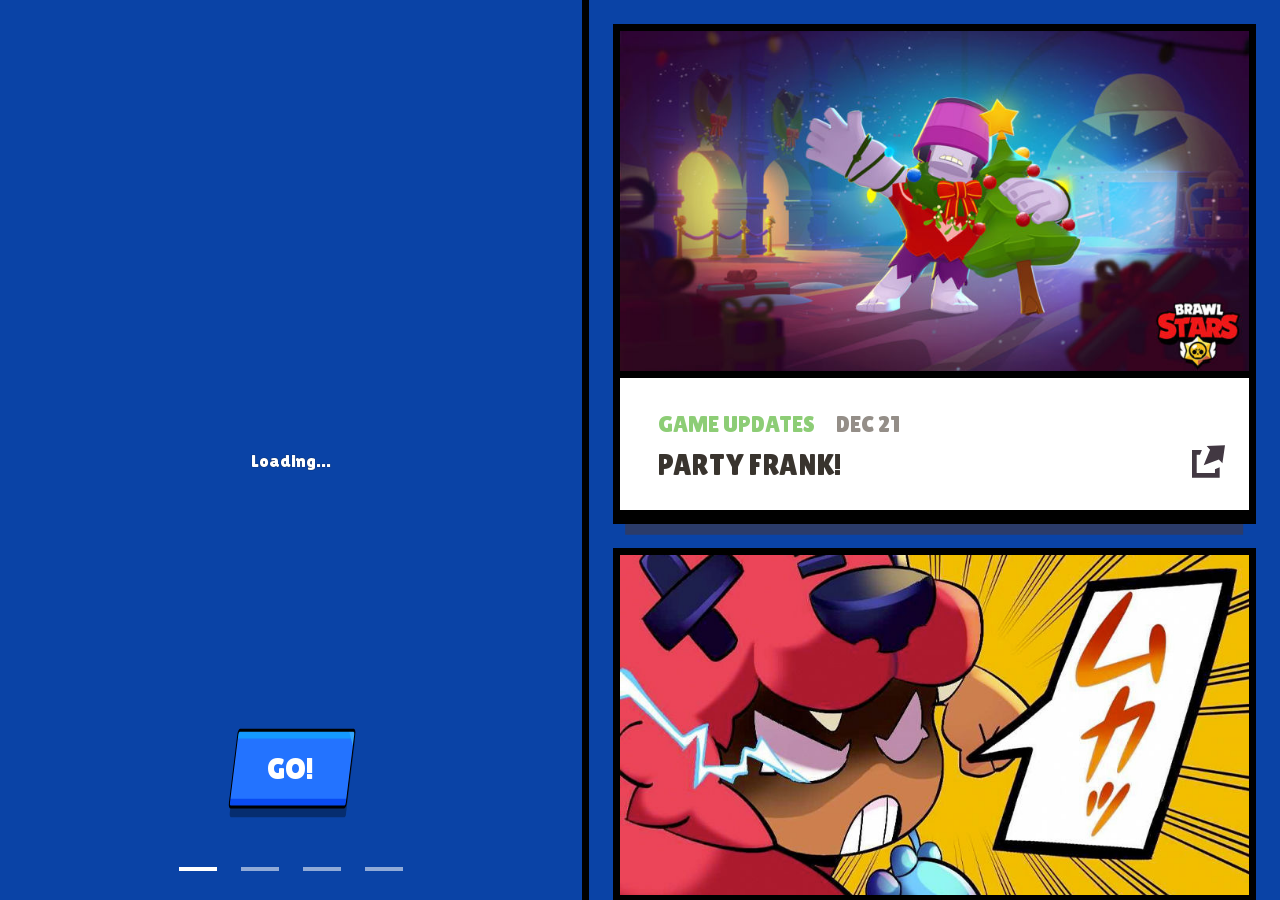
<file: news.html>
<!DOCTYPE html>
<html lang="en" class="quality--hd news-feed">

<head>
    <meta charset="UTF-8">
    <title>Brawl Stars</title>
    <meta http-equiv="X-UA-Compatible" content="IE=edge,chrome=1">
    <meta charset="utf-8">
    <meta name="viewport" content="initial-scale=1, maximum-scale=1, user-scalable=no">

    <script>
        var pingdomRumStatus = "DISABLED";

        if (pingdomRumStatus === "ENABLED" && parseInt(Math.random() * 1000, 10) === 7) {
            var _prum = [['id', ''],
            ['mark', 'firstbyte', (new Date()).getTime()]];
            (function () {
                var s = document.getElementsByTagName('script')[0]
                    , p = document.createElement('script');
                p.async = 'async';
                p.src = '//rum-static.pingdom.net/prum.min.js';
                s.parentNode.insertBefore(p, s);
            })();
        }
    </script>
    <script src="assets/polyfills.js"></script>

    <link rel="stylesheet" type="text/css" href="assets/styles.css">

    <!-- Google Tag Manager -->
    <script>
        dataLayer = [];
    </script>
    <script>(function (w, d, s, l, i) {
            w[l] = w[l] || []; w[l].push({
                'gtm.start':
                    new Date().getTime(), event: 'gtm.js'
            }); var f = d.getElementsByTagName(s)[0],
                j = d.createElement(s), dl = l != 'dataLayer' ? '&l=' + l : ''; j.async = true; j.src =
                    'https://www.googletagmanager.com/gtm.js?id=' + i + dl + '&gtm_auth=eNkLGKQBRtZZOECUKP2o_w&gtm_preview=env-5&gtm_cookies_win=x'; f.parentNode.insertBefore(j, f);
        })(window, document, 'script', 'dataLayer', 'GTM-P2WSS83');</script>
    <!-- End Google Tag Manager -->
</head>

<body>
    <!-- Google Tag Manager (noscript) -->
    <noscript><iframe
            src="https://www.googletagmanager.com/ns.html?id=GTM-P2WSS83&gtm_auth=eNkLGKQBRtZZOECUKP2o_w&gtm_preview=env-5&gtm_cookies_win=x"
            height="0" width="0" style="display:none;visibility:hidden"></iframe></noscript>
    <!-- End Google Tag Manager (noscript) -->
    <!-- yield start -->

    <!--Start Events-->


    <!--Start Events-->

    <script>
        var newsEventDataJSON = {
        };	</script>


    <div class="wrapper js-fit-window">
        <header data-test="">


            <script>


                window._slidesData_ = [
                    {
                        "slideId": 26596,
                        "title": "Edgar",
                        "dynamicTitle": "",
                        "dynamicTitleColor": "#000000",
                        "ctaButtonText": "Go!",
                        "ctaButtonUrl": "brawlstars-inbox://shop",
                        "ctaColor": "blue",
                        "redCtaButtonText": "",
                        "redCtaButtonUrl": "",
                        "redCtaColor": "red",
                        "eventType": "customEvent",
                        "newUntil": "1608768000",
                        "image": {
                            "preview": "./uploaded-images/_10x15_crop_center-center_60/556700568_1608377860.jpg",
                            "mobile": "./uploaded-images/_200x290_crop_center-center_80/556700568_1608377860.jpg",
                            "mobileRetina": "./uploaded-images/_400x581_crop_center-center_80/556700568_1608377860.jpg",
                            "medium": "./uploaded-images/_400x581_crop_center-center_80/556700568_1608377860.jpg",
                            "mediumRetina": "./uploaded-images/_800x1161_crop_center-center_80/556700568_1608377860.jpg"
                        },
                        "targetData": {
                            "arena": [],
                            "clan": [],
                            "country": [],
                            "level": [],
                            "platform": []
                        },
                    },
                    {
                        "slideId": 26423,
                        "title": "Snowman Tick",
                        "dynamicTitle": "",
                        "dynamicTitleColor": "#000000",
                        "ctaButtonText": "Go!",
                        "ctaButtonUrl": "brawlstars-inbox://shop",
                        "ctaColor": "red",
                        "redCtaButtonText": "",
                        "redCtaButtonUrl": "",
                        "redCtaColor": "red",
                        "eventType": "customEvent",
                        "newUntil": "",
                        "image": {
                            "preview": "./uploaded-images/_10x15_crop_center-center_60/975706421_1608277912.jpg",
                            "mobile": "./uploaded-images/_200x290_crop_center-center_80/975706421_1608277912.jpg",
                            "mobileRetina": "./uploaded-images/_400x581_crop_center-center_80/975706421_1608277912.jpg",
                            "medium": "./uploaded-images/_400x581_crop_center-center_80/975706421_1608277912.jpg",
                            "mediumRetina": "./uploaded-images/_800x1161_crop_center-center_80/975706421_1608277912.jpg"
                        },
                        "targetData": {
                            "arena": [],
                            "clan": [],
                            "country": [],
                            "level": [],
                            "platform": []
                        },
                    },
                    {
                        "slideId": 26072,
                        "title": "Brawlidays2020BrawlTalk",
                        "dynamicTitle": "",
                        "dynamicTitleColor": "#000000",
                        "ctaButtonText": "Watch!",
                        "ctaButtonUrl": "brawlstars://extlink?page=https://youtu.be/1Q0SVnv_jwk",
                        "ctaColor": "blue",
                        "redCtaButtonText": "",
                        "redCtaButtonUrl": "",
                        "redCtaColor": "red",
                        "eventType": "customEvent",
                        "newUntil": "1608163200",
                        "image": {
                            "preview": "./uploaded-images/_10x15_crop_center-center_60/305068404_1607765155.jpg",
                            "mobile": "./uploaded-images/_200x290_crop_center-center_80/305068404_1607765155.jpg",
                            "mobileRetina": "./uploaded-images/_400x581_crop_center-center_80/305068404_1607765155.jpg",
                            "medium": "./uploaded-images/_400x581_crop_center-center_80/305068404_1607765155.jpg",
                            "mediumRetina": "./uploaded-images/_800x1161_crop_center-center_80/305068404_1607765155.jpg"
                        },
                        "targetData": {
                            "arena": [],
                            "clan": [],
                            "country": [],
                            "level": [],
                            "platform": []
                        },
                    },
                    {
                        "slideId": 25636,
                        "title": "Follow us",
                        "dynamicTitle": "",
                        "dynamicTitleColor": "#000000",
                        "ctaButtonText": "YouTube",
                        "ctaButtonUrl": "https://youtube.com/brawlstars",
                        "ctaColor": "red",
                        "redCtaButtonText": "TikTok",
                        "redCtaButtonUrl": "https://tiktok.com/@brawlstars",
                        "redCtaColor": "pink",
                        "eventType": "customEvent",
                        "newUntil": "",
                        "image": {
                            "preview": "./uploaded-images/_10x15_crop_center-center_60/1517787681_1606917955.jpg",
                            "mobile": "./uploaded-images/_200x290_crop_center-center_80/1517787681_1606917955.jpg",
                            "mobileRetina": "./uploaded-images/_400x581_crop_center-center_80/1517787681_1606917955.jpg",
                            "medium": "./uploaded-images/_400x581_crop_center-center_80/1517787681_1606917955.jpg",
                            "mediumRetina": "./uploaded-images/_800x1161_crop_center-center_80/1517787681_1606917955.jpg"
                        },
                        "targetData": {
                            "arena": [],
                            "clan": [],
                            "country": [],
                            "level": [],
                            "platform": []
                        },
                    },];
            </script>



            <div class="carousel js-carousel empty" data-event-slides="0">
                <div class="carousel__content">
                </div>
                <div class="carousel__nav">
                    <div class="carousel__nav-controls">
                        <div class="carousel__nav-slide-controls">

                            <div class="slide-controls hidden " data-slide-id="26596">
                                <a class="js-animated-button button__blue" data-ga-id="26596"
                                    data-ga-category="carousel" data-ga-label="Edgar"
                                    data-ga-creative="./uploaded-images/_200x290_crop_center-center_80/556700568_1608377860.jpg"
                                    data-ga-pos="carousel-1" href="brawlstars-inbox://shop">
                                    <span data-force-text-width="">Go!</span>
                                    <svg xmlns="http://www.w3.org/2000/svg" viewBox="0 0 112 31"
                                        preserveAspectRatio="none">
                                        <g id="Page-1" stroke="none" stroke-width="1" fill="none" fill-rule="evenodd">
                                            <g id="Brawl-CTA-(1)" transform="translate(1.000000, 0.000000)">
                                                <path
                                                    d="M110.3,30.6 L3,30.6 C2.2,30.6 1.5,29.9 1.5,29.1 L1.5,5.8 C1.5,5 2.2,4.3 3,4.3 L110.4,4.3 C111.2,4.3 111.9,5 111.9,5.8 L111.9,29.2 C111.8,30 111.1,30.6 110.3,30.6 Z"
                                                    id="Path" fill="#000000" fill-rule="nonzero" opacity="0.33"></path>
                                                <path
                                                    d="M108.9,27.1 L1.5,27.1 C0.7,27.1 0,26.4 0,25.6 L0,2.3 C0,1.5 0.7,0.8 1.5,0.8 L108.9,0.8 C109.7,0.8 110.4,1.5 110.4,2.3 L110.4,25.7 C110.3,26.4 109.7,27.1 108.9,27.1 Z"
                                                    id="Path" fill="#2373FF" fill-rule="nonzero"></path>
                                                <path
                                                    d="M108.8,27.1 L1.5,27.1 C0.7,27.1 0,26.4 0,25.6 L0,24.3 L110.3,24.3 L110.3,25.6 C110.3,26.4 109.7,27.1 108.8,27.1 Z"
                                                    id="Path" fill="#094BF1" fill-rule="nonzero"></path>
                                                <path
                                                    d="M110.3,3.6 L0,3.6 L0,2.2 C0,1.4 0.6,0.8 1.4,0.8 L108.8,0.8 C109.6,0.8 110.2,1.4 110.2,2.2 L110.3,3.6 L110.3,3.6 Z"
                                                    id="Path" fill="#1499FF" fill-rule="nonzero"></path>
                                                <path
                                                    d="M104.4,0.9 L109.1,0.9 C109.9,0.9 110.5,1.7 110.4,2.5 L110.1,6.3 L104.4,0.9 Z"
                                                    id="Path" fill="#33A6FF" fill-rule="nonzero"></path>
                                                <path
                                                    d="M108.9,27.1 L1.5,27.1 C0.7,27.1 0,26.4 0,25.6 L0,2.3 C0,1.5 0.7,0.8 1.5,0.8 L108.9,0.8 C109.7,0.8 110.4,1.5 110.4,2.3 L110.4,25.7 C110.3,26.4 109.7,27.1 108.9,27.1 Z"
                                                    id="Path" stroke="#000000"></path>
                                            </g>
                                        </g>
                                    </svg>
                                </a>
                            </div>
                            <div class="slide-controls hidden " data-slide-id="26423">
                                <a class="js-animated-button button__blue" data-ga-id="26423"
                                    data-ga-category="carousel" data-ga-label="Snowman Tick"
                                    data-ga-creative="./uploaded-images/_200x290_crop_center-center_80/975706421_1608277912.jpg"
                                    data-ga-pos="carousel-2" href="brawlstars-inbox://shop">
                                    <span data-force-text-width="">Go!</span>
                                    <svg xmlns="http://www.w3.org/2000/svg" viewBox="0 0 112 31"
                                        preserveAspectRatio="none">
                                        <g id="Page-1" stroke="none" stroke-width="1" fill="none" fill-rule="evenodd">
                                            <g id="Brawl-CTA-(1)" transform="translate(1.000000, 0.000000)">
                                                <path
                                                    d="M110.3,30.6 L3,30.6 C2.2,30.6 1.5,29.9 1.5,29.1 L1.5,5.8 C1.5,5 2.2,4.3 3,4.3 L110.4,4.3 C111.2,4.3 111.9,5 111.9,5.8 L111.9,29.2 C111.8,30 111.1,30.6 110.3,30.6 Z"
                                                    id="Path" fill="#000000" fill-rule="nonzero" opacity="0.33"></path>
                                                <path
                                                    d="M108.9,27.1 L1.5,27.1 C0.7,27.1 0,26.4 0,25.6 L0,2.3 C0,1.5 0.7,0.8 1.5,0.8 L108.9,0.8 C109.7,0.8 110.4,1.5 110.4,2.3 L110.4,25.7 C110.3,26.4 109.7,27.1 108.9,27.1 Z"
                                                    id="Path" fill="#FF1E00" fill-rule="nonzero"></path>
                                                <path
                                                    d="M108.8,27.1 L1.5,27.1 C0.7,27.1 0,26.4 0,25.6 L0,24.3 L110.3,24.3 L110.3,25.6 C110.3,26.4 109.7,27.1 108.8,27.1 Z"
                                                    id="Path" fill="#9B0000" fill-rule="nonzero"></path>
                                                <path
                                                    d="M110.3,3.6 L0,3.6 L0,2.2 C0,1.4 0.6,0.8 1.4,0.8 L108.8,0.8 C109.6,0.8 110.2,1.4 110.2,2.2 L110.3,3.6 L110.3,3.6 Z"
                                                    id="Path" fill="#ED4545" fill-rule="nonzero"></path>
                                                <path
                                                    d="M104.4,0.9 L109.1,0.9 C109.9,0.9 110.5,1.7 110.4,2.5 L110.1,6.3 L104.4,0.9 Z"
                                                    id="Path" fill="#F97070" fill-rule="nonzero"></path>
                                                <path
                                                    d="M108.9,27.1 L1.5,27.1 C0.7,27.1 0,26.4 0,25.6 L0,2.3 C0,1.5 0.7,0.8 1.5,0.8 L108.9,0.8 C109.7,0.8 110.4,1.5 110.4,2.3 L110.4,25.7 C110.3,26.4 109.7,27.1 108.9,27.1 Z"
                                                    id="Path" stroke="#000000"></path>
                                            </g>
                                        </g>
                                    </svg>
                                </a>
                            </div>
                            <div class="slide-controls hidden " data-slide-id="26072">
                                <div class="js-slide-countdown-timer" data-slide-id="26072" data-timestamp="1607875200"
                                    data-label="Starts in:">
                                </div>
                                <a class="js-animated-button button__blue" data-ga-id="26072"
                                    data-ga-category="carousel" data-ga-label="Brawlidays2020BrawlTalk"
                                    data-ga-creative="./uploaded-images/_200x290_crop_center-center_80/305068404_1607765155.jpg"
                                    data-ga-pos="carousel-3"
                                    href="brawlstars://extlink?page=https://youtu.be/1Q0SVnv_jwk">
                                    <span data-force-text-width="">Watch!</span>
                                    <svg xmlns="http://www.w3.org/2000/svg" viewBox="0 0 112 31"
                                        preserveAspectRatio="none">
                                        <g id="Page-1" stroke="none" stroke-width="1" fill="none" fill-rule="evenodd">
                                            <g id="Brawl-CTA-(1)" transform="translate(1.000000, 0.000000)">
                                                <path
                                                    d="M110.3,30.6 L3,30.6 C2.2,30.6 1.5,29.9 1.5,29.1 L1.5,5.8 C1.5,5 2.2,4.3 3,4.3 L110.4,4.3 C111.2,4.3 111.9,5 111.9,5.8 L111.9,29.2 C111.8,30 111.1,30.6 110.3,30.6 Z"
                                                    id="Path" fill="#000000" fill-rule="nonzero" opacity="0.33"></path>
                                                <path
                                                    d="M108.9,27.1 L1.5,27.1 C0.7,27.1 0,26.4 0,25.6 L0,2.3 C0,1.5 0.7,0.8 1.5,0.8 L108.9,0.8 C109.7,0.8 110.4,1.5 110.4,2.3 L110.4,25.7 C110.3,26.4 109.7,27.1 108.9,27.1 Z"
                                                    id="Path" fill="#2373FF" fill-rule="nonzero"></path>
                                                <path
                                                    d="M108.8,27.1 L1.5,27.1 C0.7,27.1 0,26.4 0,25.6 L0,24.3 L110.3,24.3 L110.3,25.6 C110.3,26.4 109.7,27.1 108.8,27.1 Z"
                                                    id="Path" fill="#094BF1" fill-rule="nonzero"></path>
                                                <path
                                                    d="M110.3,3.6 L0,3.6 L0,2.2 C0,1.4 0.6,0.8 1.4,0.8 L108.8,0.8 C109.6,0.8 110.2,1.4 110.2,2.2 L110.3,3.6 L110.3,3.6 Z"
                                                    id="Path" fill="#1499FF" fill-rule="nonzero"></path>
                                                <path
                                                    d="M104.4,0.9 L109.1,0.9 C109.9,0.9 110.5,1.7 110.4,2.5 L110.1,6.3 L104.4,0.9 Z"
                                                    id="Path" fill="#33A6FF" fill-rule="nonzero"></path>
                                                <path
                                                    d="M108.9,27.1 L1.5,27.1 C0.7,27.1 0,26.4 0,25.6 L0,2.3 C0,1.5 0.7,0.8 1.5,0.8 L108.9,0.8 C109.7,0.8 110.4,1.5 110.4,2.3 L110.4,25.7 C110.3,26.4 109.7,27.1 108.9,27.1 Z"
                                                    id="Path" stroke="#000000"></path>
                                            </g>
                                        </g>
                                    </svg>
                                </a>
                            </div>
                            <div class="slide-controls hidden js-force-text-width" data-slide-id="25636">
                                <a class="js-animated-button button__blue--small" data-ga-id="25636"
                                    data-ga-category="carousel" data-ga-label="Follow us"
                                    data-ga-creative="./uploaded-images/_200x290_crop_center-center_80/1517787681_1606917955.jpg"
                                    data-ga-pos="carousel-4" href="https://youtube.com/brawlstars">
                                    <span data-force-text-width="">YouTube</span>
                                    <svg xmlns="http://www.w3.org/2000/svg" viewBox="0 0 112 31"
                                        preserveAspectRatio="none">
                                        <g id="Page-1" stroke="none" stroke-width="1" fill="none" fill-rule="evenodd">
                                            <g id="Brawl-CTA-(1)" transform="translate(1.000000, 0.000000)">
                                                <path
                                                    d="M110.3,30.6 L3,30.6 C2.2,30.6 1.5,29.9 1.5,29.1 L1.5,5.8 C1.5,5 2.2,4.3 3,4.3 L110.4,4.3 C111.2,4.3 111.9,5 111.9,5.8 L111.9,29.2 C111.8,30 111.1,30.6 110.3,30.6 Z"
                                                    id="Path" fill="#000000" fill-rule="nonzero" opacity="0.33"></path>
                                                <path
                                                    d="M108.9,27.1 L1.5,27.1 C0.7,27.1 0,26.4 0,25.6 L0,2.3 C0,1.5 0.7,0.8 1.5,0.8 L108.9,0.8 C109.7,0.8 110.4,1.5 110.4,2.3 L110.4,25.7 C110.3,26.4 109.7,27.1 108.9,27.1 Z"
                                                    id="Path" fill="#FF1E00" fill-rule="nonzero"></path>
                                                <path
                                                    d="M108.8,27.1 L1.5,27.1 C0.7,27.1 0,26.4 0,25.6 L0,24.3 L110.3,24.3 L110.3,25.6 C110.3,26.4 109.7,27.1 108.8,27.1 Z"
                                                    id="Path" fill="#9B0000" fill-rule="nonzero"></path>
                                                <path
                                                    d="M110.3,3.6 L0,3.6 L0,2.2 C0,1.4 0.6,0.8 1.4,0.8 L108.8,0.8 C109.6,0.8 110.2,1.4 110.2,2.2 L110.3,3.6 L110.3,3.6 Z"
                                                    id="Path" fill="#ED4545" fill-rule="nonzero"></path>
                                                <path
                                                    d="M104.4,0.9 L109.1,0.9 C109.9,0.9 110.5,1.7 110.4,2.5 L110.1,6.3 L104.4,0.9 Z"
                                                    id="Path" fill="#F97070" fill-rule="nonzero"></path>
                                                <path
                                                    d="M108.9,27.1 L1.5,27.1 C0.7,27.1 0,26.4 0,25.6 L0,2.3 C0,1.5 0.7,0.8 1.5,0.8 L108.9,0.8 C109.7,0.8 110.4,1.5 110.4,2.3 L110.4,25.7 C110.3,26.4 109.7,27.1 108.9,27.1 Z"
                                                    id="Path" stroke="#000000"></path>
                                            </g>
                                        </g>
                                    </svg>
                                </a>
                                <a class="js-animated-button button__red--small" data-ga-id="25636"
                                    data-ga-category="carousel" data-ga-label="Follow us"
                                    data-ga-creative="./uploaded-images/_200x290_crop_center-center_80/1517787681_1606917955.jpg"
                                    data-ga-pos="carousel-4" href="https://tiktok.com/@brawlstars">
                                    <span data-force-text-width="">TikTok</span>
                                    <svg xmlns="http://www.w3.org/2000/svg" viewBox="0 0 112 31"
                                        preserveAspectRatio="none">
                                        <g id="Page-1" stroke="none" stroke-width="1" fill="none" fill-rule="evenodd">
                                            <g id="Brawl-CTA-Red" transform="translate(1.000000, 0.000000)">
                                                <path
                                                    d="M110.3,30.6 L3,30.6 C2.2,30.6 1.5,29.9 1.5,29.1 L1.5,5.8 C1.5,5 2.2,4.3 3,4.3 L110.4,4.3 C111.2,4.3 111.9,5 111.9,5.8 L111.9,29.2 C111.8,30 111.1,30.6 110.3,30.6 Z"
                                                    id="Path" fill="#000000" fill-rule="nonzero" opacity="0.33"></path>
                                                <path
                                                    d="M108.9,27.1 L1.5,27.1 C0.7,27.1 0,26.4 0,25.6 L0,2.3 C0,1.5 0.7,0.8 1.5,0.8 L108.9,0.8 C109.7,0.8 110.4,1.5 110.4,2.3 L110.4,25.7 C110.3,26.4 109.7,27.1 108.9,27.1 Z"
                                                    id="Path" fill="#FF0BCB" fill-rule="nonzero"></path>
                                                <path
                                                    d="M108.8,27.1 L1.5,27.1 C0.7,27.1 0,26.4 0,25.6 L0,24.3 L110.3,24.3 L110.3,25.6 C110.3,26.4 109.7,27.1 108.8,27.1 Z"
                                                    id="Path" fill="#B70DB6" fill-rule="nonzero"></path>
                                                <path
                                                    d="M110.3,3.6 L0,3.6 L0,2.2 C0,1.4 0.6,0.8 1.4,0.8 L108.8,0.8 C109.6,0.8 110.2,1.4 110.2,2.2 L110.3,3.6 L110.3,3.6 Z"
                                                    id="Path" fill="#ED8BDB" fill-rule="nonzero"></path>
                                                <path
                                                    d="M104.4,0.9 L109.1,0.9 C109.9,0.9 110.5,1.7 110.4,2.5 L110.1,6.3 L104.4,0.9 Z"
                                                    id="Path" fill="#FFAFF0" fill-rule="nonzero"></path>
                                                <path
                                                    d="M108.9,27.1 L1.5,27.1 C0.7,27.1 0,26.4 0,25.6 L0,2.3 C0,1.5 0.7,0.8 1.5,0.8 L108.9,0.8 C109.7,0.8 110.4,1.5 110.4,2.3 L110.4,25.7 C110.3,26.4 109.7,27.1 108.9,27.1 Z"
                                                    id="Path" stroke="#000000"></path>
                                            </g>
                                        </g>
                                    </svg>
                                </a>
                            </div>
                        </div>
                    </div>
                    <div class="carousel__nav-dots">
                        <div class="carousel__dot js-carousel__dot js-active"></div>
                        <div class="carousel__dot js-carousel__dot "></div>
                        <div class="carousel__dot js-carousel__dot "></div>
                        <div class="carousel__dot js-carousel__dot "></div>
                    </div>
                </div>
                <div class="carousel__loader">Loading...</div>
            </div>




        </header>
        <!--End Events-->

        <main data-cachebust="7d0392236194cf0e3301aa143e761c23" data-page="feed" class="news-feed">
            <div class="feed-container">
                <!-- main contains bg background and content margins !-->
                <!--Start Pinned News Entry-->
                <!--End Pinned News Entry-->

                <!--Start Generic News Feed-->

                <script>
                    // Generate json with News entries that has targeting applied
                    var newsEntryDataJSON = {
                    };				</script>








                <article data-entry-id="26647" class="tile js-article-news js-animated-button js-fit-title 	external
		 icon-external				 article-large">
                    <span class="new-badge new-badge--tile js-new-flag" data-expires-timestamp="1608768000">
                        <span class="new-badge__text">New</span>
                    </span>

                    <div class="like-button-wrapper">
                        <div class="like-button" data-post-id="26647">
                            <div class="like-count"></div>
                            <span></span>
                        </div>
                    </div>

                    <a href="brawlstars-inbox://shop" target="_blank" data-ga-id="26647" data-news-id="26647"
                        data-ga-category="Game Updates" data-ga-label="Party Frank! - articleExternal"
                        data-ga-creative="./uploaded-images/1060760989_1608532393.jpg"
                        data-round="border">

                        <div class="article-thumbnail tile-thumbnail" data-round="width">

                            <div class="thumb-wrapper lazy-wrapper " data-size="landscape">





                                <picture class=""
                                    data-large-retina-url="./uploaded-images/_800x433_crop_center-center_80/1060760989_1608532393.jpg"
                                    data-large-retina-width="800" data-large-retina-height="433">

                                    <source
                                        data-srcset="./uploaded-images/_800x433_crop_center-center_80/1060760989_1608532393.jpg 1x, ./uploaded-images/_800x433_crop_center-center_80/1060760989_1608532393.jpg 2x"
                                        media="(min-width: 769px)">
                                    <source
                                        data-srcset="./uploaded-images/_400x217_crop_center-center_60/1060760989_1608532393.jpg 1x, ./uploaded-images/_800x433_crop_center-center_80/1060760989_1608532393.jpg 2x"
                                        media="(min-width: 415px)">
                                    <source
                                        data-srcset="./uploaded-images/_200x108_crop_center-center_60/1060760989_1608532393.jpg 1x, ./uploaded-images/_400x217_crop_center-center_60/1060760989_1608532393.jpg 2x">
                                    <img class="lazyload" data-bg-key="image-bg-26647">
                                </picture>



                            </div>
                        </div>

                        <div class="article-info">

                            <p class="article-ct-label" style="color:
			#70c054	">Game Updates
                                <span class="article-date" data-timestamp="1608537900"
                                    data-iso="2020-12-21T08:05:00+0000">Dec 21</span>
                            </p>
                            <h4>
                                Party Frank!
                            </h4>
                        </div>

                    </a>

                    <span class="article__shadow"></span>
                </article>








                <article data-entry-id="26621" class="tile js-article-news js-animated-button js-fit-title 	external
		 icon-external				 article-large">
                    <span class="new-badge new-badge--tile js-new-flag" data-expires-timestamp="">
                        <span class="new-badge__text">New</span>
                    </span>

                    <div class="like-button-wrapper">
                        <div class="like-button" data-post-id="26621">
                            <div class="like-count"></div>
                            <span></span>
                        </div>
                    </div>

                    <a href="brawlstars://extlink?page=https://youtu.be/7GmTp8OIDvQ" target="_blank" data-ga-id="26621"
                        data-news-id="26621" data-ga-category="Community"
                        data-ga-label="3, 2, 1... Nita - Animation by Francy Artist - articleExternal"
                        data-ga-creative="./uploaded-images/1085433364_1608387549.jpg"
                        data-round="border">

                        <div class="article-thumbnail tile-thumbnail" data-round="width">

                            <div class="thumb-wrapper lazy-wrapper " data-size="landscape">





                                <picture class=""
                                    data-large-retina-url="./uploaded-images/_800x433_crop_center-center_80/1085433364_1608387549.jpg"
                                    data-large-retina-width="800" data-large-retina-height="433">

                                    <source
                                        data-srcset="./uploaded-images/_800x433_crop_center-center_80/1085433364_1608387549.jpg 1x, ./uploaded-images/_800x433_crop_center-center_80/1085433364_1608387549.jpg 2x"
                                        media="(min-width: 769px)">
                                    <source
                                        data-srcset="./uploaded-images/_400x217_crop_center-center_60/1085433364_1608387549.jpg 1x, ./uploaded-images/_800x433_crop_center-center_80/1085433364_1608387549.jpg 2x"
                                        media="(min-width: 415px)">
                                    <source
                                        data-srcset="./uploaded-images/_200x108_crop_center-center_60/1085433364_1608387549.jpg 1x, ./uploaded-images/_400x217_crop_center-center_60/1085433364_1608387549.jpg 2x">
                                    <img class="lazyload" data-bg-key="image-bg-26621">
                                </picture>



                            </div>
                        </div>

                        <div class="article-info">

                            <p class="article-ct-label" style="color:
			#ff0000	">Community
                                <span class="article-date" data-timestamp="1608387540"
                                    data-iso="2020-12-19T14:19:00+0000">Dec 19</span>
                            </p>
                            <h4>
                                3, 2, 1... Nita - Animation by Francy Artist
                            </h4>
                        </div>

                    </a>

                    <span class="article__shadow"></span>
                </article>








                <article data-entry-id="26598" class="tile js-article-news js-animated-button js-fit-title 	external
		 icon-external				 article-large">
                    <span class="new-badge new-badge--tile js-new-flag" data-expires-timestamp="1608508800">
                        <span class="new-badge__text">New</span>
                    </span>

                    <div class="like-button-wrapper">
                        <div class="like-button" data-post-id="26598">
                            <div class="like-count"></div>
                            <span></span>
                        </div>
                    </div>

                    <a href="brawlstars-inbox://shop" target="_blank" data-ga-id="26598" data-news-id="26598"
                        data-ga-category="Game Updates" data-ga-label="Edgar has Arrived! - articleExternal"
                        data-ga-creative="./uploaded-images/1502348456_1608377934.jpg"
                        data-round="border">

                        <div class="article-thumbnail tile-thumbnail" data-round="width">

                            <div class="thumb-wrapper lazy-wrapper " data-size="landscape">





                                <picture class=""
                                    data-large-retina-url="./uploaded-images/_800x433_crop_center-center_80/1502348456_1608377934.jpg"
                                    data-large-retina-width="800" data-large-retina-height="433">

                                    <source
                                        data-srcset="./uploaded-images/_800x433_crop_center-center_80/1502348456_1608377934.jpg 1x, ./uploaded-images/_800x433_crop_center-center_80/1502348456_1608377934.jpg 2x"
                                        media="(min-width: 769px)">
                                    <source
                                        data-srcset="./uploaded-images/_400x217_crop_center-center_60/1502348456_1608377934.jpg 1x, ./uploaded-images/_800x433_crop_center-center_80/1502348456_1608377934.jpg 2x"
                                        media="(min-width: 415px)">
                                    <source
                                        data-srcset="./uploaded-images/_200x108_crop_center-center_60/1502348456_1608377934.jpg 1x, ./uploaded-images/_400x217_crop_center-center_60/1502348456_1608377934.jpg 2x">
                                    <img class="lazyload" data-bg-key="image-bg-26598">
                                </picture>



                            </div>
                        </div>

                        <div class="article-info">

                            <p class="article-ct-label" style="color:
			#70c054	">Game Updates
                                <span class="article-date" data-timestamp="1608377940"
                                    data-iso="2020-12-19T11:39:00+0000">Dec 19</span>
                            </p>
                            <h4>
                                Edgar has Arrived!
                            </h4>
                        </div>

                    </a>

                    <span class="article__shadow"></span>
                </article>








                <article data-entry-id="26462" class="tile js-article-news js-animated-button js-fit-title 	icon-arrow
						 article-large		 hidden">
                    <span class="new-badge new-badge--tile js-new-flag" data-expires-timestamp="1608163200">
                        <span class="new-badge__text">New</span>
                    </span>

                    <div class="like-button-wrapper">
                        <div class="like-button" data-post-id="26462">
                            <div class="like-count"></div>
                            <span></span>
                        </div>
                    </div>

                    <a href="news/optional-update-fixes.html" data-ga-id="26462" data-news-id="26462"
                        data-ga-category="Release Notes" data-ga-label="Optional Update &amp; Fixes"
                        data-ga-creative="./uploaded-images/719821334_1608137719.jpg"
                        data-round="border">

                        <div class="article-thumbnail tile-thumbnail" data-round="width">

                            <div class="thumb-wrapper lazy-wrapper " data-size="landscape">

                                <picture class=""
                                    data-large-retina-url="./uploaded-images/_800x433_crop_center-center_80/719821334_1608137719.jpg"
                                    data-large-retina-width="800" data-large-retina-height="433">

                                    <source
                                        data-srcset="./uploaded-images/_800x433_crop_center-center_80/719821334_1608137719.jpg 1x, ./uploaded-images/_800x433_crop_center-center_80/719821334_1608137719.jpg 2x"
                                        media="(min-width: 769px)">
                                    <source
                                        data-srcset="./uploaded-images/_400x217_crop_center-center_60/719821334_1608137719.jpg 1x, ./uploaded-images/_800x433_crop_center-center_80/719821334_1608137719.jpg 2x"
                                        media="(min-width: 415px)">
                                    <source
                                        data-srcset="./uploaded-images/_200x108_crop_center-center_60/719821334_1608137719.jpg 1x, ./uploaded-images/_400x217_crop_center-center_60/719821334_1608137719.jpg 2x">
                                    <img class="lazyload" data-bg-key="image-bg-26462">
                                </picture>



                            </div>
                        </div>

                        <div class="article-info">

                            <p class="article-ct-label" style="color:
			#00000e	">Release Notes
                                <span class="article-date" data-timestamp="1608137760"
                                    data-iso="2020-12-16T16:56:00+0000">Dec 16</span>
                            </p>
                            <h4>
                                Optional Update &amp; Fixes
                            </h4>
                        </div>

                    </a>

                    <span class="article__shadow"></span>
                </article>








                <article data-entry-id="26295" class="tile js-article-news js-animated-button js-fit-title 	icon-arrow
						 article-large		 hidden">
                    <span class="new-badge new-badge--tile js-new-flag" data-expires-timestamp="1608595200">
                        <span class="new-badge__text">New</span>
                    </span>

                    <div class="like-button-wrapper">
                        <div class="like-button" data-post-id="26295">
                            <div class="like-count"></div>
                            <span></span>
                        </div>
                    </div>

                    <a href="news/brawlidays-2.html" data-ga-id="26295" data-news-id="26295"
                        data-ga-category="Release Notes" data-ga-label="Brawlidays!"
                        data-ga-creative="./uploaded-images/1663145342_1608014262.jpg"
                        data-round="border">

                        <div class="article-thumbnail tile-thumbnail" data-round="width">

                            <div class="thumb-wrapper lazy-wrapper " data-size="landscape">





                                <picture class=""
                                    data-large-retina-url="./uploaded-images/_800x433_crop_center-center_80/1663145342_1608014262.jpg"
                                    data-large-retina-width="800" data-large-retina-height="433">

                                    <source
                                        data-srcset="./uploaded-images/_800x433_crop_center-center_80/1663145342_1608014262.jpg 1x, ./uploaded-images/_800x433_crop_center-center_80/1663145342_1608014262.jpg 2x"
                                        media="(min-width: 769px)">
                                    <source
                                        data-srcset="./uploaded-images/_400x217_crop_center-center_60/1663145342_1608014262.jpg 1x, ./uploaded-images/_800x433_crop_center-center_80/1663145342_1608014262.jpg 2x"
                                        media="(min-width: 415px)">
                                    <source
                                        data-srcset="./uploaded-images/_200x108_crop_center-center_60/1663145342_1608014262.jpg 1x, ./uploaded-images/_400x217_crop_center-center_60/1663145342_1608014262.jpg 2x">
                                    <img class="lazyload" data-bg-key="image-bg-26295">
                                </picture>



                            </div>
                        </div>

                        <div class="article-info">

                            <p class="article-ct-label" style="color:
			#00000e	">Release Notes
                                <span class="article-date" data-timestamp="1608014520"
                                    data-iso="2020-12-15T06:42:00+0000">Dec 15</span>
                            </p>
                            <h4>
                                Brawlidays!
                            </h4>
                        </div>

                    </a>

                    <span class="article__shadow"></span>
                </article>








                <article data-entry-id="26075"
                    class="tile js-article-news js-animated-button js-fit-title 	icon-external				 article-large		 hidden		 is-video">
                    <span class="new-badge new-badge--tile js-new-flag" data-expires-timestamp="1608249600">
                        <span class="new-badge__text">New</span>
                    </span>

                    <div class="like-button-wrapper">
                        <div class="like-button" data-post-id="26075">
                            <div class="like-count"></div>
                            <span></span>
                        </div>
                    </div>

                    <a href="index.html" data-video-type="youtube" data-video-id="1Q0SVnv_jwk" data-embed-video="0"
                        target="_blank" data-ga-id="26075" data-news-id="26075" data-ga-category="Game Updates"
                        data-ga-label="Brawlidays: Brawl Talk! - videoExternal"
                        data-ga-creative="./uploaded-images/1781062041_1607764461.jpg"
                        data-round="border">

                        <div class="article-thumbnail tile-thumbnail" data-round="width">




                            <div class="article-video lazy-wrapper" data-video-id="1Q0SVnv_jwk"
                                data-video-type="youtube" data-embed-video="0"
                                data-src="https://www.youtube.com/watch?v=1Q0SVnv_jwk&amp;showinfo=0&amp;rel=0&amp;t=0"
                                data-ga-id="26075" data-ga-label="Brawlidays: Brawl Talk!"
                                data-ga-category="Game Updates"
                                data-ga-creative="./uploaded-images/1781062041_1607764461.jpg"
                                style="background:url('uploaded-images/_10x6_crop_center-center_60/1781062041_1607764461.jpg');background-size:cover">





                                <picture class=""
                                    data-large-retina-url="./uploaded-images/_800x450_crop_center-center_80/1781062041_1607764461.jpg"
                                    data-large-retina-width="800" data-large-retina-height="450">

                                    <source
                                        data-srcset="./uploaded-images/_800x450_crop_center-center_80/1781062041_1607764461.jpg 1x, ./uploaded-images/_800x450_crop_center-center_80/1781062041_1607764461.jpg 2x"
                                        media="(min-width: 769px)">
                                    <source
                                        data-srcset="./uploaded-images/_400x225_crop_center-center_60/1781062041_1607764461.jpg 1x, ./uploaded-images/_800x450_crop_center-center_80/1781062041_1607764461.jpg 2x"
                                        media="(min-width: 415px)">
                                    <source
                                        data-srcset="./uploaded-images/_200x113_crop_center-center_60/1781062041_1607764461.jpg 1x, ./uploaded-images/_400x225_crop_center-center_60/1781062041_1607764461.jpg 2x">
                                    <img class="lazyload" data-bg-key="image-bg-image-bg-26075">
                                </picture>



                                <div class="article-thumbnail__overlay"></div>
                                <div class="article-video__branding brand--youtube"></div>
                                <div class="loader-graphic">
                                    <span></span>
                                    <span></span>
                                    <span></span>
                                </div>
                            </div>
                        </div>

                        <div class="article-info">

                            <p class="article-ct-label" style="color:
			#70c054	">Game Updates
                                <span class="article-date" data-timestamp="1607764519"
                                    data-iso="2020-12-12T09:15:19+0000">Dec 12</span>
                            </p>
                            <h4>
                                Brawlidays: Brawl Talk!
                            </h4>
                        </div>

                    </a>

                    <span class="article__shadow"></span>
                </article>








                <article data-entry-id="25977"
                    class="tile js-article-news js-animated-button js-fit-title 	icon-external				 article-large		 hidden		 is-video">
                    <span class="new-badge new-badge--tile js-new-flag" data-expires-timestamp="1607731200">
                        <span class="new-badge__text">New</span>
                    </span>

                    <div class="like-button-wrapper">
                        <div class="like-button" data-post-id="25977">
                            <div class="like-count"></div>
                            <span></span>
                        </div>
                    </div>

                    <a href="index.html" data-video-type="youtube" data-video-id="QWEmKN2w-V0" data-embed-video="0"
                        target="_blank" data-ga-id="25977" data-news-id="25977" data-ga-category="Video"
                        data-ga-label="Cony Max joins the family! - videoExternal"
                        data-ga-creative="./uploaded-images/555149006_1607684223.jpg"
                        data-round="border">

                        <div class="article-thumbnail tile-thumbnail" data-round="width">




                            <div class="article-video lazy-wrapper" data-video-id="QWEmKN2w-V0"
                                data-video-type="youtube" data-embed-video="0"
                                data-src="https://www.youtube.com/watch?v=QWEmKN2w-V0&amp;showinfo=0&amp;rel=0&amp;t=0"
                                data-ga-id="25977" data-ga-label="Cony Max joins the family!" data-ga-category="Video"
                                data-ga-creative="./uploaded-images/555149006_1607684223.jpg"
                                style="background:url('uploaded-images/_10x6_crop_center-center_60/555149006_1607684223.jpg');background-size:cover">





                                <picture class=""
                                    data-large-retina-url="./uploaded-images/_800x450_crop_center-center_80/555149006_1607684223.jpg"
                                    data-large-retina-width="800" data-large-retina-height="450">

                                    <source
                                        data-srcset="./uploaded-images/_800x450_crop_center-center_80/555149006_1607684223.jpg 1x, ./uploaded-images/_800x450_crop_center-center_80/555149006_1607684223.jpg 2x"
                                        media="(min-width: 769px)">
                                    <source
                                        data-srcset="./uploaded-images/_400x225_crop_center-center_60/555149006_1607684223.jpg 1x, ./uploaded-images/_800x450_crop_center-center_80/555149006_1607684223.jpg 2x"
                                        media="(min-width: 415px)">
                                    <source
                                        data-srcset="./uploaded-images/_200x113_crop_center-center_60/555149006_1607684223.jpg 1x, ./uploaded-images/_400x225_crop_center-center_60/555149006_1607684223.jpg 2x">
                                    <img class="lazyload" data-bg-key="image-bg-image-bg-25977">
                                </picture>



                                <div class="article-thumbnail__overlay"></div>
                                <div class="article-video__branding brand--youtube"></div>
                                <div class="loader-graphic">
                                    <span></span>
                                    <span></span>
                                    <span></span>
                                </div>
                            </div>
                        </div>

                        <div class="article-info">

                            <p class="article-ct-label" style="color:
			#ff8000	">Video
                                <span class="article-date" data-timestamp="1607673840"
                                    data-iso="2020-12-11T08:04:00+0000">Dec 11</span>
                            </p>
                            <h4>
                                Cony Max joins the family!
                            </h4>
                        </div>

                    </a>

                    <span class="article__shadow"></span>
                </article>








                <article data-entry-id="25632" class="tile js-article-news js-animated-button js-fit-title 	external
		 icon-external				 article-large		 hidden">
                    <span class="new-badge new-badge--tile js-new-flag" data-expires-timestamp="">
                        <span class="new-badge__text">New</span>
                    </span>

                    <div class="like-button-wrapper">
                        <div class="like-button" data-post-id="25632">
                            <div class="like-count"></div>
                            <span></span>
                        </div>
                    </div>

                    <a href="brawlstars://extlink?page=http://supr.cl/3ltNtm3" target="_blank" data-ga-id="25632"
                        data-news-id="25632" data-ga-category="Community"
                        data-ga-label="Follow us on Twitter! - articleExternal"
                        data-ga-creative="./uploaded-images/925279447_1606917759.jpg"
                        data-round="border">

                        <div class="article-thumbnail tile-thumbnail" data-round="width">

                            <div class="thumb-wrapper lazy-wrapper " data-size="landscape">





                                <picture class=""
                                    data-large-retina-url="./uploaded-images/_800x433_crop_center-center_80/925279447_1606917759.jpg"
                                    data-large-retina-width="800" data-large-retina-height="433">

                                    <source
                                        data-srcset="./uploaded-images/_800x433_crop_center-center_80/925279447_1606917759.jpg 1x, ./uploaded-images/_800x433_crop_center-center_80/925279447_1606917759.jpg 2x"
                                        media="(min-width: 769px)">
                                    <source
                                        data-srcset="./uploaded-images/_400x217_crop_center-center_60/925279447_1606917759.jpg 1x, ./uploaded-images/_800x433_crop_center-center_80/925279447_1606917759.jpg 2x"
                                        media="(min-width: 415px)">
                                    <source
                                        data-srcset="./uploaded-images/_200x108_crop_center-center_60/925279447_1606917759.jpg 1x, ./uploaded-images/_400x217_crop_center-center_60/925279447_1606917759.jpg 2x">
                                    <img class="lazyload" data-bg-key="image-bg-25632">
                                </picture>



                            </div>
                        </div>

                        <div class="article-info">

                            <p class="article-ct-label" style="color:
			#ff0000	">Community
                                <span class="article-date" data-timestamp="1606917780"
                                    data-iso="2020-12-02T14:03:00+0000">Dec 02</span>
                            </p>
                            <h4>
                                Follow us on Twitter!
                            </h4>
                        </div>

                    </a>

                    <span class="article__shadow"></span>
                </article>








                <article data-entry-id="25634" class="tile js-article-news js-animated-button js-fit-title 	external
		 icon-external				 article-large		 hidden">
                    <span class="new-badge new-badge--tile js-new-flag" data-expires-timestamp="">
                        <span class="new-badge__text">New</span>
                    </span>

                    <div class="like-button-wrapper">
                        <div class="like-button" data-post-id="25634">
                            <div class="like-count"></div>
                            <span></span>
                        </div>
                    </div>

                    <a href="brawlstars://extlink?page=https://supr.cl/InstaBrawl" target="_blank" data-ga-id="25634"
                        data-news-id="25634" data-ga-category="Community"
                        data-ga-label="Follow us on Instagram! - articleExternal"
                        data-ga-creative="./uploaded-images/80796281_1606917818.jpg"
                        data-round="border">

                        <div class="article-thumbnail tile-thumbnail" data-round="width">

                            <div class="thumb-wrapper lazy-wrapper " data-size="landscape">





                                <picture class=""
                                    data-large-retina-url="./uploaded-images/_800x433_crop_center-center_80/80796281_1606917818.jpg"
                                    data-large-retina-width="800" data-large-retina-height="433">

                                    <source
                                        data-srcset="./uploaded-images/_800x433_crop_center-center_80/80796281_1606917818.jpg 1x, ./uploaded-images/_800x433_crop_center-center_80/80796281_1606917818.jpg 2x"
                                        media="(min-width: 769px)">
                                    <source
                                        data-srcset="./uploaded-images/_400x217_crop_center-center_60/80796281_1606917818.jpg 1x, ./uploaded-images/_800x433_crop_center-center_80/80796281_1606917818.jpg 2x"
                                        media="(min-width: 415px)">
                                    <source
                                        data-srcset="./uploaded-images/_200x108_crop_center-center_60/80796281_1606917818.jpg 1x, ./uploaded-images/_400x217_crop_center-center_60/80796281_1606917818.jpg 2x">
                                    <img class="lazyload" data-bg-key="image-bg-25634">
                                </picture>



                            </div>
                        </div>

                        <div class="article-info">

                            <p class="article-ct-label" style="color:
			#ff0000	">Community
                                <span class="article-date" data-timestamp="1606917780"
                                    data-iso="2020-12-02T14:03:00+0000">Dec 02</span>
                            </p>
                            <h4>
                                Follow us on Instagram!
                            </h4>
                        </div>

                    </a>

                    <span class="article__shadow"></span>
                </article>








                <article data-entry-id="25591" class="tile js-article-news js-animated-button js-fit-title 	external
		 icon-external				 article-large		 hidden">
                    <span class="new-badge new-badge--tile js-new-flag" data-expires-timestamp="">
                        <span class="new-badge__text">New</span>
                    </span>

                    <div class="like-button-wrapper">
                        <div class="like-button" data-post-id="25591">
                            <div class="like-count"></div>
                            <span></span>
                        </div>
                    </div>

                    <a href="brawlstars://extlink?page=https://www.youtube.com/watch?v=fTeQ0iQ1pQk" target="_blank"
                        data-ga-id="25591" data-news-id="25591" data-ga-category="Esports"
                        data-ga-label="World Finals Ad Breaks Compilation! - articleExternal"
                        data-ga-creative="./uploaded-images/357563623_1606856018.jpg"
                        data-round="border">

                        <div class="article-thumbnail tile-thumbnail" data-round="width">

                            <div class="thumb-wrapper lazy-wrapper " data-size="landscape">





                                <picture class=""
                                    data-large-retina-url="./uploaded-images/_800x433_crop_center-center_80/357563623_1606856018.jpg"
                                    data-large-retina-width="800" data-large-retina-height="433">

                                    <source
                                        data-srcset="./uploaded-images/_800x433_crop_center-center_80/357563623_1606856018.jpg 1x, ./uploaded-images/_800x433_crop_center-center_80/357563623_1606856018.jpg 2x"
                                        media="(min-width: 769px)">
                                    <source
                                        data-srcset="./uploaded-images/_400x217_crop_center-center_60/357563623_1606856018.jpg 1x, ./uploaded-images/_800x433_crop_center-center_80/357563623_1606856018.jpg 2x"
                                        media="(min-width: 415px)">
                                    <source
                                        data-srcset="./uploaded-images/_200x108_crop_center-center_60/357563623_1606856018.jpg 1x, ./uploaded-images/_400x217_crop_center-center_60/357563623_1606856018.jpg 2x">
                                    <img class="lazyload" data-bg-key="image-bg-25591">
                                </picture>



                            </div>
                        </div>

                        <div class="article-info">

                            <p class="article-ct-label" style="color:
			#000000	">Esports
                                <span class="article-date" data-timestamp="1606856050"
                                    data-iso="2020-12-01T20:54:10+0000">Dec 01</span>
                            </p>
                            <h4>
                                World Finals Ad Breaks Compilation!
                            </h4>
                        </div>

                    </a>

                    <span class="article__shadow"></span>
                </article>








                <article data-entry-id="25319" class="tile js-article-news js-animated-button js-fit-title 	icon-arrow
						 article-large		 hidden">
                    <span class="new-badge new-badge--tile js-new-flag" data-expires-timestamp="">
                        <span class="new-badge__text">New</span>
                    </span>

                    <div class="like-button-wrapper">
                        <div class="like-button" data-post-id="25319">
                            <div class="like-count"></div>
                            <span></span>
                        </div>
                    </div>

                    <a href="news/colt-and-8-bit-gadgets.html" data-ga-id="25319" data-news-id="25319"
                        data-ga-category="News" data-ga-label="Colt and 8-Bit Gadgets!"
                        data-ga-creative="./uploaded-images/1631420439_1606464156.jpg"
                        data-round="border">

                        <div class="article-thumbnail tile-thumbnail" data-round="width">

                            <div class="thumb-wrapper lazy-wrapper " data-size="landscape">





                                <picture class=""
                                    data-large-retina-url="./uploaded-images/_800x433_crop_center-center_80/1631420439_1606464156.jpg"
                                    data-large-retina-width="800" data-large-retina-height="433">

                                    <source
                                        data-srcset="./uploaded-images/_800x433_crop_center-center_80/1631420439_1606464156.jpg 1x, ./uploaded-images/_800x433_crop_center-center_80/1631420439_1606464156.jpg 2x"
                                        media="(min-width: 769px)">
                                    <source
                                        data-srcset="./uploaded-images/_400x217_crop_center-center_60/1631420439_1606464156.jpg 1x, ./uploaded-images/_800x433_crop_center-center_80/1631420439_1606464156.jpg 2x"
                                        media="(min-width: 415px)">
                                    <source
                                        data-srcset="./uploaded-images/_200x108_crop_center-center_60/1631420439_1606464156.jpg 1x, ./uploaded-images/_400x217_crop_center-center_60/1631420439_1606464156.jpg 2x">
                                    <img class="lazyload" data-bg-key="image-bg-25319">
                                </picture>



                            </div>
                        </div>

                        <div class="article-info">

                            <p class="article-ct-label" style="color:
			#000000	">News
                                <span class="article-date" data-timestamp="1606464581"
                                    data-iso="2020-11-27T08:09:41+0000">Nov 27</span>
                            </p>
                            <h4>
                                Colt and 8-Bit Gadgets!
                            </h4>
                        </div>

                    </a>

                    <span class="article__shadow"></span>
                </article>








                <article data-entry-id="25263" class="tile js-article-news js-animated-button js-fit-title 	external
		 icon-external				 article-large		 hidden">
                    <span class="new-badge new-badge--tile js-new-flag" data-expires-timestamp="">
                        <span class="new-badge__text">New</span>
                    </span>

                    <div class="like-button-wrapper">
                        <div class="like-button" data-post-id="25263">
                            <div class="like-count"></div>
                            <span></span>
                        </div>
                    </div>

                    <a href="brawlstars://extlink?page=https://supr.cl/LocSurvey" target="_blank" data-ga-id="25263"
                        data-news-id="25263" data-ga-category="Survey"
                        data-ga-label="Localization/Translation Survey! - articleExternal"
                        data-ga-creative="./uploaded-images/59295717_1606382157.jpg"
                        data-round="border">

                        <div class="article-thumbnail tile-thumbnail" data-round="width">

                            <div class="thumb-wrapper lazy-wrapper " data-size="landscape">





                                <picture class=""
                                    data-large-retina-url="./uploaded-images/_800x433_crop_center-center_80/59295717_1606382157.jpg"
                                    data-large-retina-width="800" data-large-retina-height="433">

                                    <source
                                        data-srcset="./uploaded-images/_800x433_crop_center-center_80/59295717_1606382157.jpg 1x, ./uploaded-images/_800x433_crop_center-center_80/59295717_1606382157.jpg 2x"
                                        media="(min-width: 769px)">
                                    <source
                                        data-srcset="./uploaded-images/_400x217_crop_center-center_60/59295717_1606382157.jpg 1x, ./uploaded-images/_800x433_crop_center-center_80/59295717_1606382157.jpg 2x"
                                        media="(min-width: 415px)">
                                    <source
                                        data-srcset="./uploaded-images/_200x108_crop_center-center_60/59295717_1606382157.jpg 1x, ./uploaded-images/_400x217_crop_center-center_60/59295717_1606382157.jpg 2x">
                                    <img class="lazyload" data-bg-key="image-bg-25263">
                                </picture>



                            </div>
                        </div>

                        <div class="article-info">

                            <p class="article-ct-label" style="color:
			#000000	">Survey
                                <span class="article-date" data-timestamp="1606382168"
                                    data-iso="2020-11-26T09:16:08+0000">Nov 26</span>
                            </p>
                            <h4>
                                Localization/Translation Survey!
                            </h4>
                        </div>

                    </a>

                    <span class="article__shadow"></span>
                </article>








                <article data-entry-id="25108" class="tile js-article-news js-animated-button js-fit-title 	icon-arrow
						 article-large		 hidden">
                    <span class="new-badge new-badge--tile js-new-flag" data-expires-timestamp="">
                        <span class="new-badge__text">New</span>
                    </span>

                    <div class="like-button-wrapper">
                        <div class="like-button" data-post-id="25108">
                            <div class="like-count"></div>
                            <span></span>
                        </div>
                    </div>

                    <a href="news/bug-fixes-and-balance-changes.html" data-ga-id="25108" data-news-id="25108"
                        data-ga-category="News" data-ga-label="Bug Fixes and Balance Changes!"
                        data-ga-creative="./uploaded-images/1107328368_1606201782.jpg"
                        data-round="border">

                        <div class="article-thumbnail tile-thumbnail" data-round="width">

                            <div class="thumb-wrapper lazy-wrapper " data-size="landscape">





                                <picture class=""
                                    data-large-retina-url="./uploaded-images/_800x433_crop_center-center_80/1107328368_1606201782.jpg"
                                    data-large-retina-width="800" data-large-retina-height="433">

                                    <source
                                        data-srcset="./uploaded-images/_800x433_crop_center-center_80/1107328368_1606201782.jpg 1x, ./uploaded-images/_800x433_crop_center-center_80/1107328368_1606201782.jpg 2x"
                                        media="(min-width: 769px)">
                                    <source
                                        data-srcset="./uploaded-images/_400x217_crop_center-center_60/1107328368_1606201782.jpg 1x, ./uploaded-images/_800x433_crop_center-center_80/1107328368_1606201782.jpg 2x"
                                        media="(min-width: 415px)">
                                    <source
                                        data-srcset="./uploaded-images/_200x108_crop_center-center_60/1107328368_1606201782.jpg 1x, ./uploaded-images/_400x217_crop_center-center_60/1107328368_1606201782.jpg 2x">
                                    <img class="lazyload" data-bg-key="image-bg-25108">
                                </picture>



                            </div>
                        </div>

                        <div class="article-info">

                            <p class="article-ct-label" style="color:
			#000000	">News
                                <span class="article-date" data-timestamp="1606201788"
                                    data-iso="2020-11-24T07:09:48+0000">Nov 24</span>
                            </p>
                            <h4>
                                Bug Fixes and Balance Changes!
                            </h4>
                        </div>

                    </a>

                    <span class="article__shadow"></span>
                </article>








                <article data-entry-id="24935" class="tile js-article-news js-animated-button js-fit-title 	external
		 icon-external				 article-large		 hidden">
                    <span class="new-badge new-badge--tile js-new-flag" data-expires-timestamp="">
                        <span class="new-badge__text">New</span>
                    </span>

                    <div class="like-button-wrapper">
                        <div class="like-button" data-post-id="24935">
                            <div class="like-count"></div>
                            <span></span>
                        </div>
                    </div>

                    <a href="brawlstars://extlink?page=https://www.youtube.com/watch?v=zXRo9_usY-Q" target="_blank"
                        data-ga-id="24935" data-news-id="24935" data-ga-category="Esports"
                        data-ga-label="World Finals - Day 2! - articleExternal"
                        data-ga-creative="./uploaded-images/76511697_1606019590.jpg"
                        data-round="border">

                        <div class="article-thumbnail tile-thumbnail" data-round="width">

                            <div class="thumb-wrapper lazy-wrapper " data-size="landscape">





                                <picture class=""
                                    data-large-retina-url="./uploaded-images/_800x433_crop_center-center_80/76511697_1606019590.jpg"
                                    data-large-retina-width="800" data-large-retina-height="433">

                                    <source
                                        data-srcset="./uploaded-images/_800x433_crop_center-center_80/76511697_1606019590.jpg 1x, ./uploaded-images/_800x433_crop_center-center_80/76511697_1606019590.jpg 2x"
                                        media="(min-width: 769px)">
                                    <source
                                        data-srcset="./uploaded-images/_400x217_crop_center-center_60/76511697_1606019590.jpg 1x, ./uploaded-images/_800x433_crop_center-center_80/76511697_1606019590.jpg 2x"
                                        media="(min-width: 415px)">
                                    <source
                                        data-srcset="./uploaded-images/_200x108_crop_center-center_60/76511697_1606019590.jpg 1x, ./uploaded-images/_400x217_crop_center-center_60/76511697_1606019590.jpg 2x">
                                    <img class="lazyload" data-bg-key="image-bg-24935">
                                </picture>



                            </div>
                        </div>

                        <div class="article-info">

                            <p class="article-ct-label" style="color:
			#0000ff	">Esports
                                <span class="article-date" data-timestamp="1606019595"
                                    data-iso="2020-11-22T04:33:15+0000">Nov 22</span>
                            </p>
                            <h4>
                                World Finals - Day 2!
                            </h4>
                        </div>

                    </a>

                    <span class="article__shadow"></span>
                </article>








                <article data-entry-id="24849" class="tile js-article-news js-animated-button js-fit-title 	external
		 icon-external				 article-large		 hidden">
                    <span class="new-badge new-badge--tile js-new-flag" data-expires-timestamp="">
                        <span class="new-badge__text">New</span>
                    </span>

                    <div class="like-button-wrapper">
                        <div class="like-button" data-post-id="24849">
                            <div class="like-count"></div>
                            <span></span>
                        </div>
                    </div>

                    <a href="brawlstars://extlink?page=https://www.youtube.com/watch?v=mYSPqfNK2iw" target="_blank"
                        data-ga-id="24849" data-news-id="24849" data-ga-category="Esports"
                        data-ga-label="World Finals - Day 1! - articleExternal"
                        data-ga-creative="./uploaded-images/314894646_1605942349.jpg"
                        data-round="border">

                        <div class="article-thumbnail tile-thumbnail" data-round="width">

                            <div class="thumb-wrapper lazy-wrapper " data-size="landscape">





                                <picture class=""
                                    data-large-retina-url="./uploaded-images/_800x433_crop_center-center_80/314894646_1605942349.jpg"
                                    data-large-retina-width="800" data-large-retina-height="433">

                                    <source
                                        data-srcset="./uploaded-images/_800x433_crop_center-center_80/314894646_1605942349.jpg 1x, ./uploaded-images/_800x433_crop_center-center_80/314894646_1605942349.jpg 2x"
                                        media="(min-width: 769px)">
                                    <source
                                        data-srcset="./uploaded-images/_400x217_crop_center-center_60/314894646_1605942349.jpg 1x, ./uploaded-images/_800x433_crop_center-center_80/314894646_1605942349.jpg 2x"
                                        media="(min-width: 415px)">
                                    <source
                                        data-srcset="./uploaded-images/_200x108_crop_center-center_60/314894646_1605942349.jpg 1x, ./uploaded-images/_400x217_crop_center-center_60/314894646_1605942349.jpg 2x">
                                    <img class="lazyload" data-bg-key="image-bg-24849">
                                </picture>



                            </div>
                        </div>

                        <div class="article-info">

                            <p class="article-ct-label" style="color:
			#0000ff	">Esports
                                <span class="article-date" data-timestamp="1605942371"
                                    data-iso="2020-11-21T07:06:11+0000">Nov 21</span>
                            </p>
                            <h4>
                                World Finals - Day 1!
                            </h4>
                        </div>

                    </a>

                    <span class="article__shadow"></span>
                </article>








                <article data-entry-id="24490" class="tile js-article-news js-animated-button js-fit-title 	icon-arrow
						 article-small
				 hidden">
                    <span class="new-badge new-badge--tile js-new-flag" data-expires-timestamp="">
                        <span class="new-badge__text">New</span>
                    </span>

                    <div class="like-button-wrapper">
                        <div class="like-button" data-post-id="24490">
                            <div class="like-count"></div>
                            <span></span>
                        </div>
                    </div>

                    <a href="news/optional-update-bug-fixes-1.html" data-ga-id="24490" data-news-id="24490"
                        data-ga-category="News" data-ga-label="Optional update - Bug fixes"
                        data-ga-creative="./uploaded-images/gearicon_optionalupdate.jpg"
                        data-round="border">

                        <div class="article-thumbnail tile-thumbnail" data-round="width">
                            <svg class="article-small__divider" xmlns="http://www.w3.org/2000/svg"
                                viewBox="0 0 140 150">
                                <path style="fill: #FFFFFF;" d="M82.5 6.9l-23 138.2h25.7V6.9z"></path>
                                <path style="fill: none; stroke: #000000; stroke-width: 5; stroke-miterlimit: 10;"
                                    d="M82.5 6.9l-23 138.2"></path>
                            </svg>

                            <div class="thumb-wrapper lazy-wrapper " data-size="landscape">





                                <picture class=""
                                    data-large-retina-url="./uploaded-images/_350x350_crop_center-center_80/gearicon_optionalupdate.jpg"
                                    data-large-retina-width="350" data-large-retina-height="350">

                                    <source
                                        data-srcset="./uploaded-images/_300x300_crop_center-center_80/gearicon_optionalupdate.jpg 1x, ./uploaded-images/_350x350_crop_center-center_80/gearicon_optionalupdate.jpg 2x"
                                        media="(min-width: 769px)">
                                    <source
                                        data-srcset="./uploaded-images/_150x150_crop_center-center_60/gearicon_optionalupdate.jpg 1x, ./uploaded-images/_300x300_crop_center-center_80/gearicon_optionalupdate.jpg 2x"
                                        media="(min-width: 415px)">
                                    <source
                                        data-srcset="./uploaded-images/_100x100_crop_center-center_60/gearicon_optionalupdate.jpg 1x, ./uploaded-images/_200x200_crop_center-center_60/gearicon_optionalupdate.jpg 2x">
                                    <img class="lazyload" data-bg-key="image-bg-24490">
                                </picture>



                            </div>
                        </div>

                        <div class="article-info">

                            <p class="article-ct-label" style="color:
			#000000	">News
                                <span class="article-date" data-timestamp="1605601005"
                                    data-iso="2020-11-17T08:16:45+0000">Nov 17</span>
                            </p>
                            <h4>
                                Optional update - Bug fixes
                            </h4>
                        </div>

                    </a>

                    <span class="article__shadow"></span>
                </article>








                <article data-entry-id="24379" class="tile js-article-news js-animated-button js-fit-title 	external
		 icon-external				 article-large		 hidden">
                    <span class="new-badge new-badge--tile js-new-flag" data-expires-timestamp="">
                        <span class="new-badge__text">New</span>
                    </span>

                    <div class="like-button-wrapper">
                        <div class="like-button" data-post-id="24379">
                            <div class="like-count"></div>
                            <span></span>
                        </div>
                    </div>

                    <a href="brawlstars://extlink?page=https://www.youtube.com/watch?v=9siU_D2m2Mo" target="_blank"
                        data-ga-id="24379" data-news-id="24379" data-ga-category="Esports"
                        data-ga-label="Meet the World Finals teams! - articleExternal"
                        data-ga-creative="./uploaded-images/2126176859_1605461705.jpg"
                        data-round="border">

                        <div class="article-thumbnail tile-thumbnail" data-round="width">

                            <div class="thumb-wrapper lazy-wrapper " data-size="landscape">





                                <picture class=""
                                    data-large-retina-url="./uploaded-images/_800x433_crop_center-center_80/2126176859_1605461705.jpg"
                                    data-large-retina-width="800" data-large-retina-height="433">

                                    <source
                                        data-srcset="./uploaded-images/_800x433_crop_center-center_80/2126176859_1605461705.jpg 1x, ./uploaded-images/_800x433_crop_center-center_80/2126176859_1605461705.jpg 2x"
                                        media="(min-width: 769px)">
                                    <source
                                        data-srcset="./uploaded-images/_400x217_crop_center-center_60/2126176859_1605461705.jpg 1x, ./uploaded-images/_800x433_crop_center-center_80/2126176859_1605461705.jpg 2x"
                                        media="(min-width: 415px)">
                                    <source
                                        data-srcset="./uploaded-images/_200x108_crop_center-center_60/2126176859_1605461705.jpg 1x, ./uploaded-images/_400x217_crop_center-center_60/2126176859_1605461705.jpg 2x">
                                    <img class="lazyload" data-bg-key="image-bg-24379">
                                </picture>



                            </div>
                        </div>

                        <div class="article-info">

                            <p class="article-ct-label" style="color:
			#0000ff	">Esports
                                <span class="article-date" data-timestamp="1605461700"
                                    data-iso="2020-11-15T17:35:00+0000">Nov 15</span>
                            </p>
                            <h4>
                                Meet the World Finals teams!
                            </h4>
                        </div>

                    </a>

                    <span class="article__shadow"></span>
                </article>








                <article data-entry-id="24314" class="tile js-article-news js-animated-button js-fit-title 	icon-arrow
						 article-large		 hidden">
                    <span class="new-badge new-badge--tile js-new-flag" data-expires-timestamp="">
                        <span class="new-badge__text">New</span>
                    </span>

                    <div class="like-button-wrapper">
                        <div class="like-button" data-post-id="24314">
                            <div class="like-count"></div>
                            <span></span>
                        </div>
                    </div>

                    <a href="news/ambers-second-star-power.html" data-ga-id="24314" data-news-id="24314"
                        data-ga-category="News" data-ga-label="Amber's Second Star Power"
                        data-ga-creative="./uploaded-images/24391148_1605254547.jpg"
                        data-round="border">

                        <div class="article-thumbnail tile-thumbnail" data-round="width">

                            <div class="thumb-wrapper lazy-wrapper " data-size="landscape">





                                <picture class=""
                                    data-large-retina-url="./uploaded-images/_800x433_crop_center-center_80/24391148_1605254547.jpg"
                                    data-large-retina-width="800" data-large-retina-height="433">

                                    <source
                                        data-srcset="./uploaded-images/_800x433_crop_center-center_80/24391148_1605254547.jpg 1x, ./uploaded-images/_800x433_crop_center-center_80/24391148_1605254547.jpg 2x"
                                        media="(min-width: 769px)">
                                    <source
                                        data-srcset="./uploaded-images/_400x217_crop_center-center_60/24391148_1605254547.jpg 1x, ./uploaded-images/_800x433_crop_center-center_80/24391148_1605254547.jpg 2x"
                                        media="(min-width: 415px)">
                                    <source
                                        data-srcset="./uploaded-images/_200x108_crop_center-center_60/24391148_1605254547.jpg 1x, ./uploaded-images/_400x217_crop_center-center_60/24391148_1605254547.jpg 2x">
                                    <img class="lazyload" data-bg-key="image-bg-24314">
                                </picture>



                            </div>
                        </div>

                        <div class="article-info">

                            <p class="article-ct-label" style="color:
			#000000	">News
                                <span class="article-date" data-timestamp="1605261060"
                                    data-iso="2020-11-13T09:51:00+0000">Nov 13</span>
                            </p>
                            <h4>
                                Amber's Second Star Power
                            </h4>
                        </div>

                    </a>

                    <span class="article__shadow"></span>
                </article>








                <article data-entry-id="24063" class="tile js-article-news js-animated-button js-fit-title 	icon-arrow
						 article-large		 hidden">
                    <span class="new-badge new-badge--tile js-new-flag" data-expires-timestamp="">
                        <span class="new-badge__text">New</span>
                    </span>

                    <div class="like-button-wrapper">
                        <div class="like-button" data-post-id="24063">
                            <div class="like-count"></div>
                            <span></span>
                        </div>
                    </div>

                    <a href="news/snowtel-update-patch-notes-1.html" data-ga-id="24063" data-news-id="24063"
                        data-ga-category="Release Notes" data-ga-label="Snowtel Update Patch Notes!"
                        data-ga-creative="./uploaded-images/192348825_1605078693.jpg"
                        data-round="border">

                        <div class="article-thumbnail tile-thumbnail" data-round="width">

                            <div class="thumb-wrapper lazy-wrapper " data-size="landscape">





                                <picture class=""
                                    data-large-retina-url="./uploaded-images/_800x433_crop_center-center_80/192348825_1605078693.jpg"
                                    data-large-retina-width="800" data-large-retina-height="433">

                                    <source
                                        data-srcset="./uploaded-images/_800x433_crop_center-center_80/192348825_1605078693.jpg 1x, ./uploaded-images/_800x433_crop_center-center_80/192348825_1605078693.jpg 2x"
                                        media="(min-width: 769px)">
                                    <source
                                        data-srcset="./uploaded-images/_400x217_crop_center-center_60/192348825_1605078693.jpg 1x, ./uploaded-images/_800x433_crop_center-center_80/192348825_1605078693.jpg 2x"
                                        media="(min-width: 415px)">
                                    <source
                                        data-srcset="./uploaded-images/_200x108_crop_center-center_60/192348825_1605078693.jpg 1x, ./uploaded-images/_400x217_crop_center-center_60/192348825_1605078693.jpg 2x">
                                    <img class="lazyload" data-bg-key="image-bg-24063">
                                </picture>



                            </div>
                        </div>

                        <div class="article-info">

                            <p class="article-ct-label" style="color:
			#00000e	">Release Notes
                                <span class="article-date" data-timestamp="1605080280"
                                    data-iso="2020-11-11T07:38:00+0000">Nov 11</span>
                            </p>
                            <h4>
                                Snowtel Update Patch Notes!
                            </h4>
                        </div>

                    </a>

                    <span class="article__shadow"></span>
                </article>








                <article data-entry-id="23892" class="tile js-article-news js-animated-button js-fit-title 	external
		 icon-external				 article-large		 hidden">
                    <span class="new-badge new-badge--tile js-new-flag" data-expires-timestamp="">
                        <span class="new-badge__text">New</span>
                    </span>

                    <div class="like-button-wrapper">
                        <div class="like-button" data-post-id="23892">
                            <div class="like-count"></div>
                            <span></span>
                        </div>
                    </div>

                    <a href="brawlstars://extlink?page=https://www.youtube.com/watch?v=G2TtNB-cDG4&amp;feature=youtu.be"
                        target="_blank" data-ga-id="23892" data-news-id="23892" data-ga-category="Community"
                        data-ga-label="Behind Brawl Stars - Brawler Animations! - articleExternal"
                        data-ga-creative="./uploaded-images/1827223051_1604769729.jpg"
                        data-round="border">

                        <div class="article-thumbnail tile-thumbnail" data-round="width">

                            <div class="thumb-wrapper lazy-wrapper " data-size="landscape">





                                <picture class=""
                                    data-large-retina-url="./uploaded-images/_800x433_crop_center-center_80/1827223051_1604769729.jpg"
                                    data-large-retina-width="800" data-large-retina-height="433">

                                    <source
                                        data-srcset="./uploaded-images/_800x433_crop_center-center_80/1827223051_1604769729.jpg 1x, ./uploaded-images/_800x433_crop_center-center_80/1827223051_1604769729.jpg 2x"
                                        media="(min-width: 769px)">
                                    <source
                                        data-srcset="./uploaded-images/_400x217_crop_center-center_60/1827223051_1604769729.jpg 1x, ./uploaded-images/_800x433_crop_center-center_80/1827223051_1604769729.jpg 2x"
                                        media="(min-width: 415px)">
                                    <source
                                        data-srcset="./uploaded-images/_200x108_crop_center-center_60/1827223051_1604769729.jpg 1x, ./uploaded-images/_400x217_crop_center-center_60/1827223051_1604769729.jpg 2x">
                                    <img class="lazyload" data-bg-key="image-bg-23892">
                                </picture>



                            </div>
                        </div>

                        <div class="article-info">

                            <p class="article-ct-label" style="color:
			#ff0000	">Community
                                <span class="article-date" data-timestamp="1604769787"
                                    data-iso="2020-11-07T17:23:07+0000">Nov 07</span>
                            </p>
                            <h4>
                                Behind Brawl Stars - Brawler Animations!
                            </h4>
                        </div>

                    </a>

                    <span class="article__shadow"></span>
                </article>



                <div style="line-height: 1;">
                    <a class="js-animated-button button__blue button__load-more" data-ga-category="Load More"
                        data-ga-label="Load More" data-ga-id="Load More" data-ga-name="Load More"
                        data-ga-creative="Load More Button" data-ga-pos="0" data-target=".js-article-news">
                        <span>More!</span>
                        <svg xmlns="http://www.w3.org/2000/svg" viewBox="0 0 112 31" preserveAspectRatio="none">
                            <g id="Page-1" stroke="none" stroke-width="1" fill="none" fill-rule="evenodd">
                                <g id="Brawl-CTA-(1)" transform="translate(1.000000, 0.000000)">
                                    <path
                                        d="M110.3,30.6 L3,30.6 C2.2,30.6 1.5,29.9 1.5,29.1 L1.5,5.8 C1.5,5 2.2,4.3 3,4.3 L110.4,4.3 C111.2,4.3 111.9,5 111.9,5.8 L111.9,29.2 C111.8,30 111.1,30.6 110.3,30.6 Z"
                                        id="Path" fill="#000000" fill-rule="nonzero" opacity="0.33"></path>
                                    <path
                                        d="M108.9,27.1 L1.5,27.1 C0.7,27.1 0,26.4 0,25.6 L0,2.3 C0,1.5 0.7,0.8 1.5,0.8 L108.9,0.8 C109.7,0.8 110.4,1.5 110.4,2.3 L110.4,25.7 C110.3,26.4 109.7,27.1 108.9,27.1 Z"
                                        id="Path" fill="#2373FF" fill-rule="nonzero"></path>
                                    <path
                                        d="M108.8,27.1 L1.5,27.1 C0.7,27.1 0,26.4 0,25.6 L0,24.3 L110.3,24.3 L110.3,25.6 C110.3,26.4 109.7,27.1 108.8,27.1 Z"
                                        id="Path" fill="#094BF1" fill-rule="nonzero"></path>
                                    <path
                                        d="M110.3,3.6 L0,3.6 L0,2.2 C0,1.4 0.6,0.8 1.4,0.8 L108.8,0.8 C109.6,0.8 110.2,1.4 110.2,2.2 L110.3,3.6 L110.3,3.6 Z"
                                        id="Path" fill="#1499FF" fill-rule="nonzero"></path>
                                    <path
                                        d="M104.4,0.9 L109.1,0.9 C109.9,0.9 110.5,1.7 110.4,2.5 L110.1,6.3 L104.4,0.9 Z"
                                        id="Path" fill="#33A6FF" fill-rule="nonzero"></path>
                                    <path
                                        d="M108.9,27.1 L1.5,27.1 C0.7,27.1 0,26.4 0,25.6 L0,2.3 C0,1.5 0.7,0.8 1.5,0.8 L108.9,0.8 C109.7,0.8 110.4,1.5 110.4,2.3 L110.4,25.7 C110.3,26.4 109.7,27.1 108.9,27.1 Z"
                                        id="Path" stroke="#000000"></path>
                                </g>
                            </g>
                        </svg>
                    </a>
                </div>
            </div>
            <div class="skull-background">
                <div class="js-skull-background"></div>
            </div>
        </main>
    </div>
    <!-- yield end -->

    <script>
        var likingAudience = [{
            "arena": [],
            "clan": [],
            "country": [],
            "level": [],
            "platform": []
        }];

        var locale = {
            'code': 'en_us',
            'lang': {
                'by': 'By:',
                'dayAgo': '[X] day ago',
                'daysAgo': '[X] days ago',
                'hourAgo': '[x] hour ago',
                'hoursAgo': '[X] hours ago',
                'minuteAgo': '[X] minute ago',
                'minutesAgo': '[x] minutes ago',
                'forYou': 'For You',
                'share': 'Share',
                'dayShort': 'day',
                'daysShort': 'days',
                'hoursShort': 'h',
                'minutesShort': 'min',
                'jan': 'Jan',
                'feb': 'Feb',
                'mar': 'Mar',
                'apr': 'Apr',
                'may': 'May',
                'jun': 'Jun',
                'jul': 'Jul',
                'aug': 'Aug',
                'sep': 'Sep',
                'oct': 'Oct',
                'nov': 'Nov',
                'dec': 'Dec',
                'go': 'Go!',
                'watch': 'Watch!',
                'voteErrorMessage': "Try Again",
                'voteLoadingMessage': "Loading...",
                'votePromptMessage': "Cast your vote",
                'voteSuccessMessage': "You Voted",
                'langEndsIn': 'Ends in:',
                'new': 'New'
            }
        }
    </script>


    <script src="assets/bundle.js"></script>


</body>

</html>
</file>
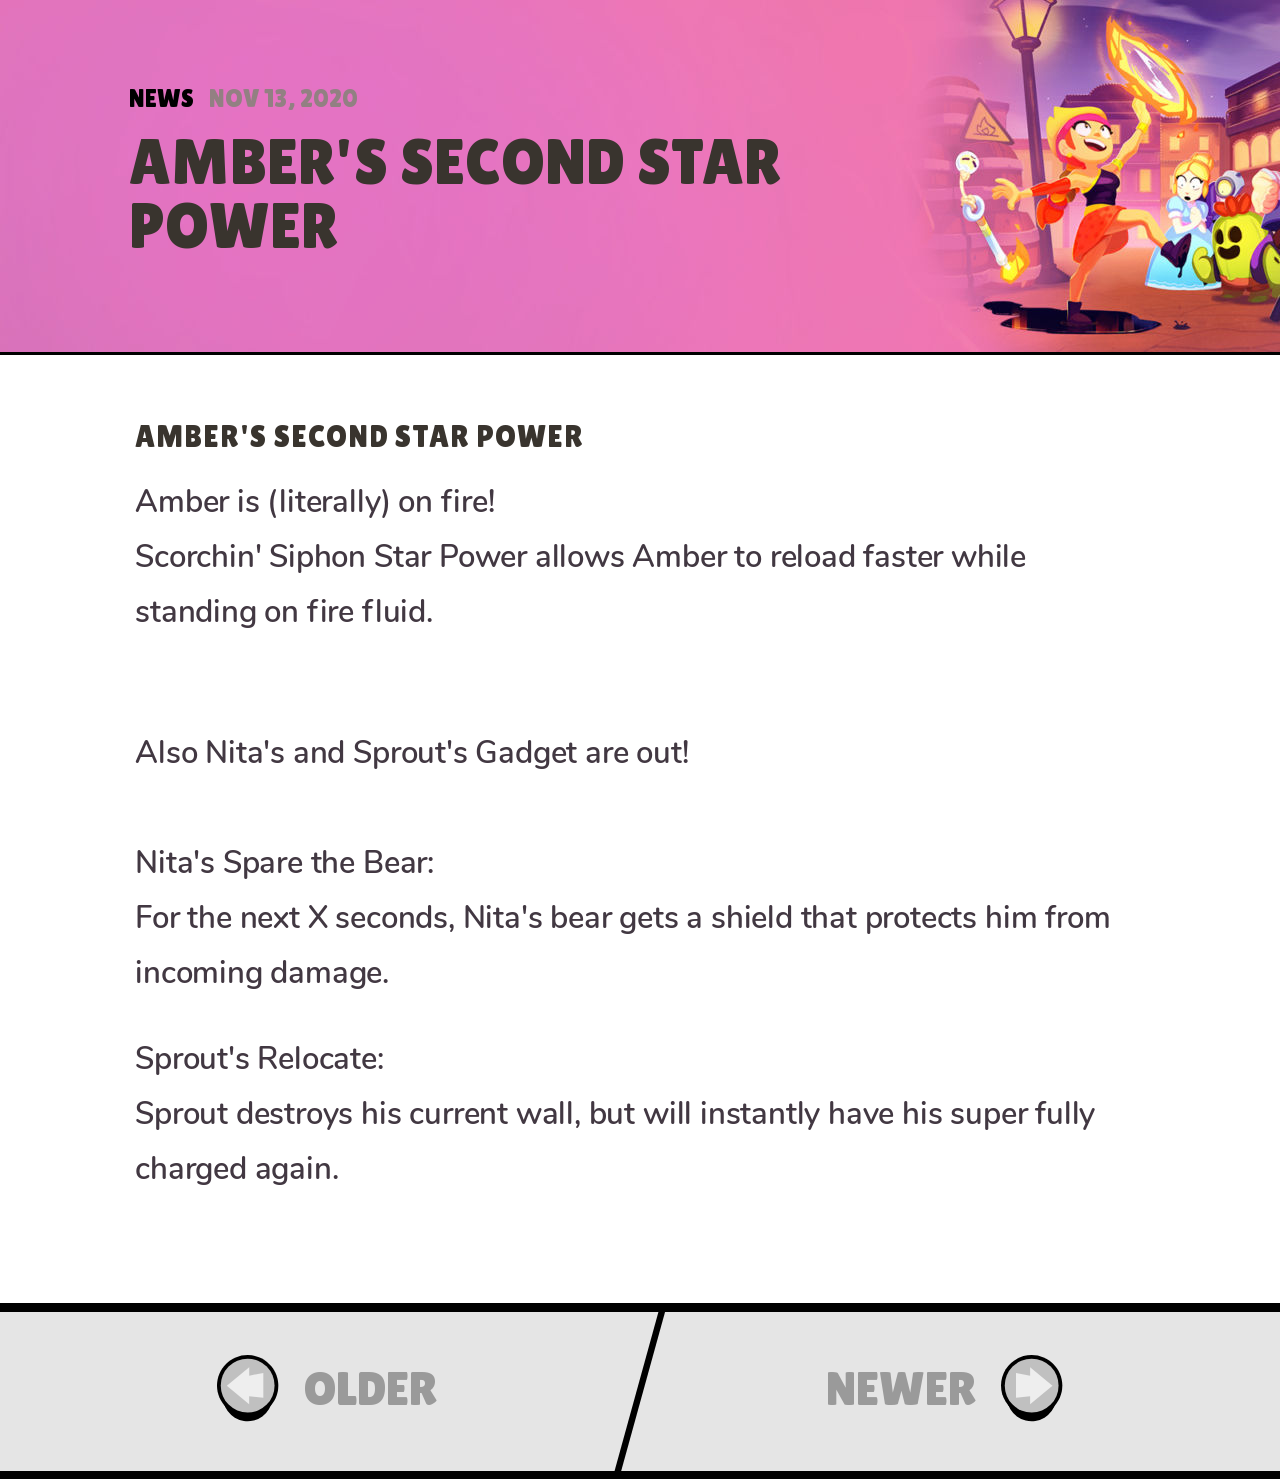
<file: news/ambers-second-star-power.html>
<!DOCTYPE html>
<html lang="en" class="quality--hd news-article">

<head>
	<meta charset="UTF-8">
	<title>Brawl Stars</title>
	<meta http-equiv="X-UA-Compatible" content="IE=edge,chrome=1">
	<meta charset="utf-8">
	<meta name="viewport" content="initial-scale=1, maximum-scale=1, user-scalable=no">

	<script>
		var pingdomRumStatus = "DISABLED";

		if (pingdomRumStatus === "ENABLED" && parseInt(Math.random() * 1000, 10) === 7) {
			var _prum = [['id', ''],
			['mark', 'firstbyte', (new Date()).getTime()]];
			(function () {
				var s = document.getElementsByTagName('script')[0]
					, p = document.createElement('script');
				p.async = 'async';
				p.src = '//rum-static.pingdom.net/prum.min.js';
				s.parentNode.insertBefore(p, s);
			})();
		}
	</script>
	<script src="../assets/polyfills.js"></script>

	<link rel="stylesheet" type="text/css" href="../assets/styles.css">

	<!-- Google Tag Manager -->
	<script>
		dataLayer = [];
	</script>
	<script>(function (w, d, s, l, i) {
			w[l] = w[l] || []; w[l].push({
				'gtm.start':
					new Date().getTime(), event: 'gtm.js'
			}); var f = d.getElementsByTagName(s)[0],
				j = d.createElement(s), dl = l != 'dataLayer' ? '&l=' + l : ''; j.async = true; j.src =
					'https://www.googletagmanager.com/gtm.js?id=' + i + dl + '&gtm_auth=eNkLGKQBRtZZOECUKP2o_w&gtm_preview=env-5&gtm_cookies_win=x'; f.parentNode.insertBefore(j, f);
		})(window, document, 'script', 'dataLayer', 'GTM-P2WSS83');</script>
	<!-- End Google Tag Manager -->
</head>

<body>
	<!-- Google Tag Manager (noscript) -->
	<noscript><iframe
			src="https://www.googletagmanager.com/ns.html?id=GTM-P2WSS83&gtm_auth=eNkLGKQBRtZZOECUKP2o_w&gtm_preview=env-5&gtm_cookies_win=x"
			height="0" width="0" style="display:none;visibility:hidden"></iframe></noscript>
	<!-- End Google Tag Manager (noscript) -->
	<!-- yield start -->

	<header>
		<div class="hero-wrapper">
			<picture>
				<source
					data-srcset="../uploaded-images/_1280x354_crop_center-center_80/221178903_1605259890.jpg 1x, ../uploaded-images/_1600x443_crop_center-center_80/221178903_1605259890.jpg 2x"
					media="(min-width: 640px)">
				<source
					data-srcset="../uploaded-images/_640x177_crop_center-center_80/221178903_1605259890.jpg 1x, ../uploaded-images/_1280x354_crop_center-center_80/221178903_1605259890.jpg 2x"
					media="(min-width: 425px)">
				<source
					data-srcset="../uploaded-images/_425x118_crop_center-center_80/221178903_1605259890.jpg 1x, ../uploaded-images/_850x235_crop_center-center_80/221178903_1605259890.jpg 2x">
				<img src="../uploaded-images/_24x6_crop_center-center_60/221178903_1605259890.jpg" class="lazyload">
			</picture>

			<div class="hero-wrapper__content">
				<p class="article-ct-label ct-label-news" style="color:#000000">News<span class="article-date"
						data-iso="2020-11-13T09:51:00+0000">Nov 13, 2020</span></p>

				<h1>Amber's Second Star Power</h1>
			</div>
		</div>
	</header>
	<main class="js-entry-main" data-page="article-detail">
		<!-- main contains bg background and content margins !-->
		<article class="article-detail" data-post-id="24314" data-ga-id="24314"
			data-ga-label="Amber's Second Star Power" data-ga-category="News"
			data-ga-creative="../uploaded-images/24391148_1605254547.jpg">

			<div class="like-button-wrapper">
				<div class="like-button" data-post-id="24314">
					<div class="like-count"></div>
					<span></span>
				</div>
			</div>

			<div class="text-module">
				<h5>Amber's Second Star Power</h5>

				<p>Amber is (literally) on fire!<br>Scorchin' Siphon Star Power allows Amber to reload faster while
					standing on fire fluid.</p>
				<p><br>Also Nita's and Sprout's Gadget are out!<br><br>Nita's Spare the Bear:<br>For the next X seconds,
					Nita's bear gets a shield that protects him from incoming damage.</p>
				<p>Sprout's Relocate:<br>Sprout destroys his current wall, but will instantly have his super fully
					charged again.</p>
			</div>
			<div class="article-pagination" data-round="height border">
				<span class="article-pagination__divider">
					<svg xmlns="http://www.w3.org/2000/svg" viewBox="0 0 26 83">
						<path fill="#fff" stroke="#000" stroke-width="3" stroke-miterlimit="10" d="M25-2.1l-24 87">
						</path>
					</svg>
				</span>




				<a href="javascript:void(0)" class="article-pagination__button-left--disabled" data-ga-category="News"
					data-ga-label="Older article">
					<svg xmlns="http://www.w3.org/2000/svg" viewBox="0 0 96 103">
						<ellipse transform="rotate(-13.808 47.362 64.04)" cx="47.4" cy="64" rx="38.4" ry="38.4">
						</ellipse>
						<path
							d="M47.4 0C21.2 0 0 21.2 0 47.3c0 26.1 21.2 47.3 47.4 47.3s47.4-21.2 47.4-47.3C94.7 21.2 73.5 0 47.4 0z">
						</path>
						<ellipse class="svg__background" cx="47.4" cy="47.3" rx="41.6" ry="41.6"></ellipse>
						<path class="svg__inner-arrow" }="" d="M15.2 47.6l34.5 28.5V63.8l21.9 2.4V27.7l-21.8 4.2v-13z">
						</path>
					</svg>
					<span>Older</span>
				</a>
				<a href="javascript:void(0)" class="article-pagination__button-right--disabled" data-ga-category="News"
					data-ga-label="Newer article">
					<span>Newer</span>
					<svg xmlns="http://www.w3.org/2000/svg" viewBox="0 0 96 103">
						<ellipse transform="rotate(-76.196 47.36 64.03)" cx="47.4" cy="64" rx="38.4" ry="38.4">
						</ellipse>
						<path
							d="M47.4 0c26.1 0 47.4 21.2 47.4 47.3 0 26.1-21.2 47.3-47.4 47.3S0 73.4 0 47.3C0 21.2 21.2 0 47.4 0z">
						</path>
						<ellipse class="svg__background" cx="47.4" cy="47.3" rx="41.6" ry="41.6"></ellipse>
						<path class="svg__inner-arrow" d="M79.6 47.6L45 76.1V63.8l-21.8 2.4V27.7L45 31.9v-13z"></path>
					</svg>
				</a>
			</div>
		</article>

		<!-- Here there be Barbarians !-->
	</main>
	<!-- yield end -->

	<script>
		var likingAudience = [{
			"arena": [],
			"clan": [],
			"country": [],
			"level": [],
			"platform": []
		}];

		var locale = {
			'code': 'en_us',
			'lang': {
				'by': 'By:',
				'dayAgo': '[X] day ago',
				'daysAgo': '[X] days ago',
				'hourAgo': '[x] hour ago',
				'hoursAgo': '[X] hours ago',
				'minuteAgo': '[X] minute ago',
				'minutesAgo': '[x] minutes ago',
				'forYou': 'For You',
				'share': 'Share',
				'dayShort': 'day',
				'daysShort': 'days',
				'hoursShort': 'h',
				'minutesShort': 'min',
				'jan': 'Jan',
				'feb': 'Feb',
				'mar': 'Mar',
				'apr': 'Apr',
				'may': 'May',
				'jun': 'Jun',
				'jul': 'Jul',
				'aug': 'Aug',
				'sep': 'Sep',
				'oct': 'Oct',
				'nov': 'Nov',
				'dec': 'Dec',
				'go': 'Go!',
				'watch': 'Watch!',
				'voteErrorMessage': "Try Again",
				'voteLoadingMessage': "Loading...",
				'votePromptMessage': "Cast your vote",
				'voteSuccessMessage': "You Voted",
				'langEndsIn': 'Ends in:',
				'new': 'New'
			}
		}
	</script>


	<script src="../assets/bundle.js"></script>


</body>

</html>
</file>
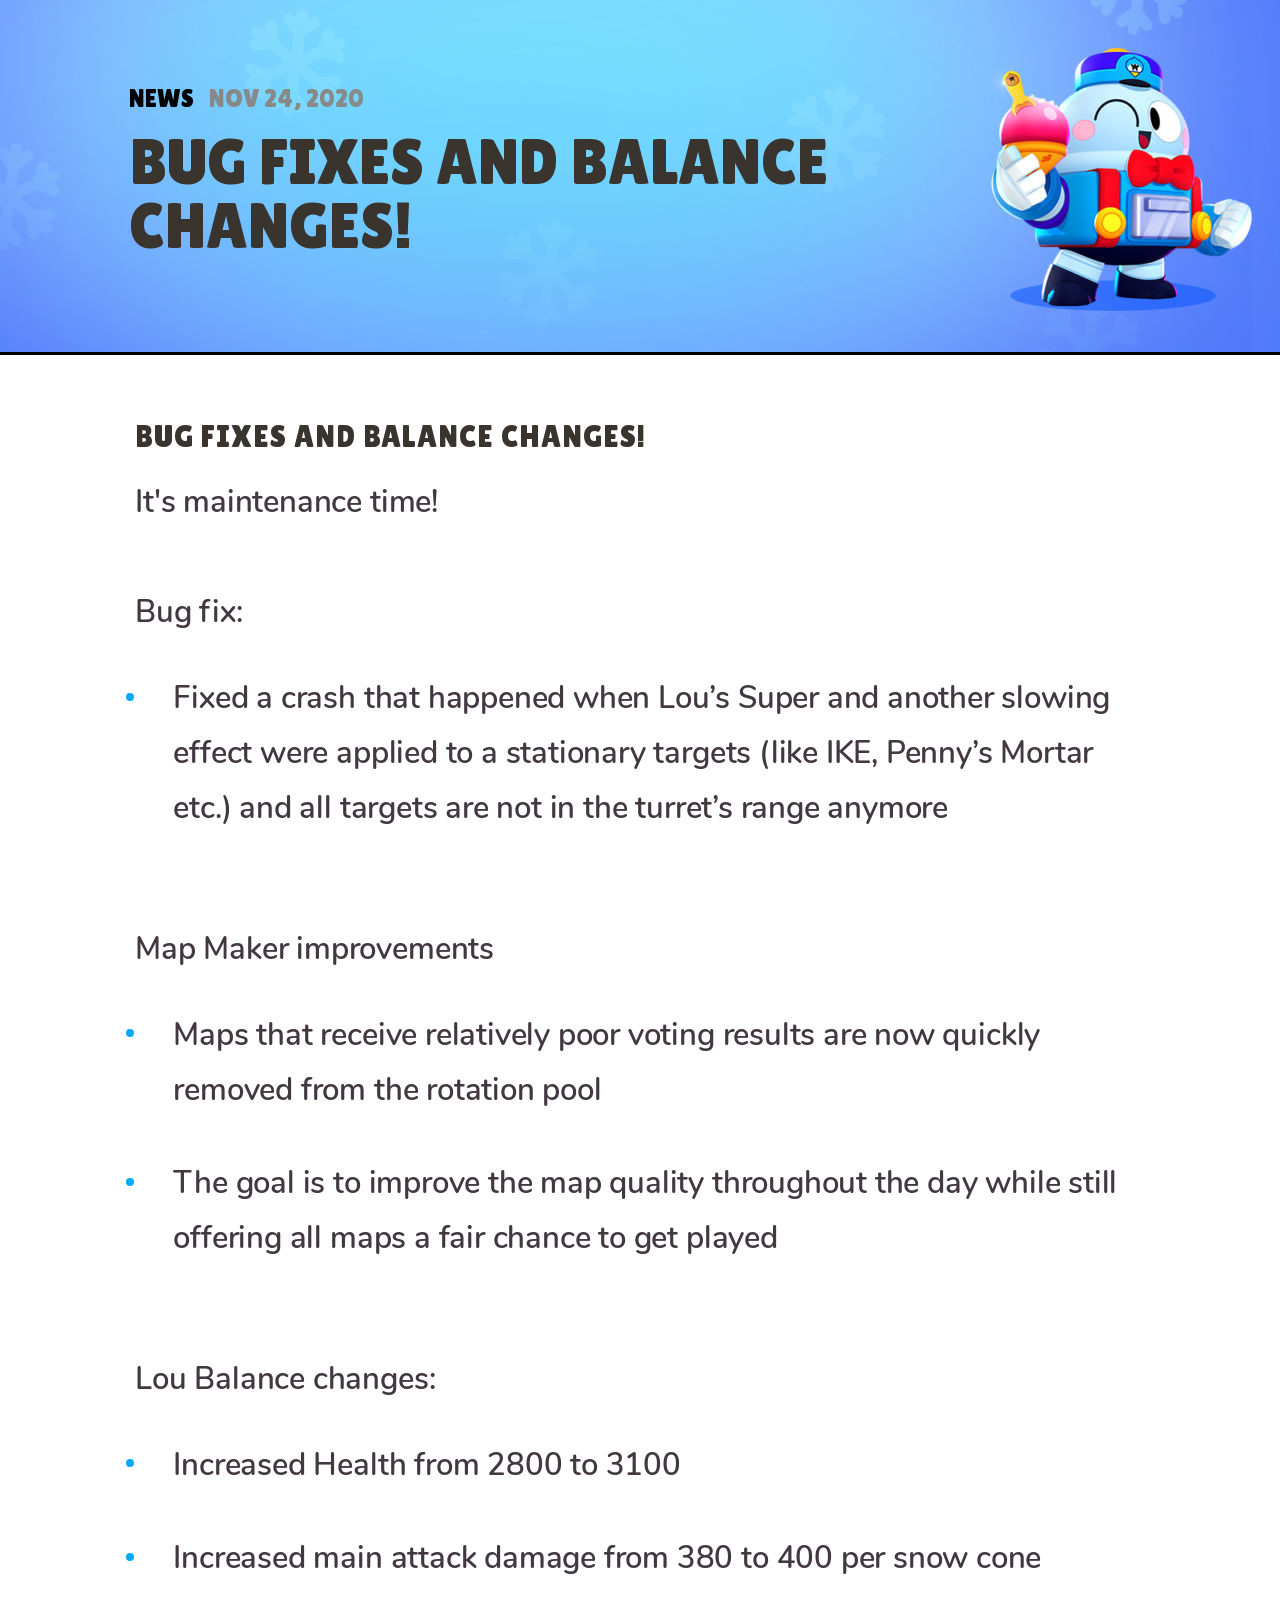
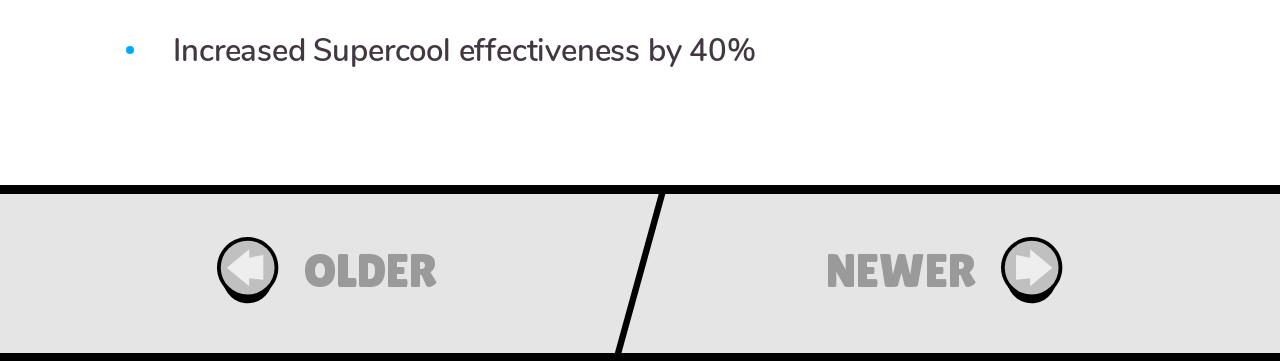
<file: news/bug-fixes-and-balance-changes.html>
<!DOCTYPE html>
<html lang="en" class="quality--hd news-article">

<head>
	<meta charset="UTF-8">
	<title>Brawl Stars</title>
	<meta http-equiv="X-UA-Compatible" content="IE=edge,chrome=1">
	<meta charset="utf-8">
	<meta name="viewport" content="initial-scale=1, maximum-scale=1, user-scalable=no">

	<script>
		var pingdomRumStatus = "DISABLED";

		if (pingdomRumStatus === "ENABLED" && parseInt(Math.random() * 1000, 10) === 7) {
			var _prum = [['id', ''],
			['mark', 'firstbyte', (new Date()).getTime()]];
			(function () {
				var s = document.getElementsByTagName('script')[0]
					, p = document.createElement('script');
				p.async = 'async';
				p.src = '//rum-static.pingdom.net/prum.min.js';
				s.parentNode.insertBefore(p, s);
			})();
		}
	</script>
	<script src="../assets/polyfills.js"></script>

	<link rel="stylesheet" type="text/css" href="../assets/styles.css">

	<!-- Google Tag Manager -->
	<script>
		dataLayer = [];
	</script>
	<script>(function (w, d, s, l, i) {
			w[l] = w[l] || []; w[l].push({
				'gtm.start':
					new Date().getTime(), event: 'gtm.js'
			}); var f = d.getElementsByTagName(s)[0],
				j = d.createElement(s), dl = l != 'dataLayer' ? '&l=' + l : ''; j.async = true; j.src =
					'https://www.googletagmanager.com/gtm.js?id=' + i + dl + '&gtm_auth=eNkLGKQBRtZZOECUKP2o_w&gtm_preview=env-5&gtm_cookies_win=x'; f.parentNode.insertBefore(j, f);
		})(window, document, 'script', 'dataLayer', 'GTM-P2WSS83');</script>
	<!-- End Google Tag Manager -->
</head>

<body>
	<!-- Google Tag Manager (noscript) -->
	<noscript><iframe
			src="https://www.googletagmanager.com/ns.html?id=GTM-P2WSS83&gtm_auth=eNkLGKQBRtZZOECUKP2o_w&gtm_preview=env-5&gtm_cookies_win=x"
			height="0" width="0" style="display:none;visibility:hidden"></iframe></noscript>
	<!-- End Google Tag Manager (noscript) -->
	<!-- yield start -->

	<header>
		<div class="hero-wrapper">
			<picture>
				<source
					data-srcset="../uploaded-images/_1280x354_crop_center-center_80/2045656554_1606201773.jpg 1x, ../uploaded-images/_1600x443_crop_center-center_80/2045656554_1606201773.jpg 2x"
					media="(min-width: 640px)">
				<source
					data-srcset="../uploaded-images/_640x177_crop_center-center_80/2045656554_1606201773.jpg 1x, ../uploaded-images/_1280x354_crop_center-center_80/2045656554_1606201773.jpg 2x"
					media="(min-width: 425px)">
				<source
					data-srcset="../uploaded-images/_425x118_crop_center-center_80/2045656554_1606201773.jpg 1x, ../uploaded-images/_850x235_crop_center-center_80/2045656554_1606201773.jpg 2x">
				<img src="../uploaded-images/_24x6_crop_center-center_60/2045656554_1606201773.jpg" class="lazyload">
			</picture>

			<div class="hero-wrapper__content">
				<p class="article-ct-label ct-label-news" style="color:#000000">News<span class="article-date"
						data-iso="2020-11-24T07:09:48+0000">Nov 24, 2020</span></p>

				<h1>Bug Fixes and Balance Changes!</h1>
			</div>
		</div>
	</header>
	<main class="js-entry-main" data-page="article-detail">
		<!-- main contains bg background and content margins !-->
		<article class="article-detail" data-post-id="25108" data-ga-id="25108"
			data-ga-label="Bug Fixes and Balance Changes!" data-ga-category="News"
			data-ga-creative="../uploaded-images/1107328368_1606201782.jpg">

			<div class="like-button-wrapper">
				<div class="like-button" data-post-id="25108">
					<div class="like-count"></div>
					<span></span>
				</div>
			</div>

			<div class="text-module">
				<h5>Bug Fixes and Balance Changes!</h5>

				<p>It's maintenance time!<br><br>Bug fix:</p>
				<ul>
					<li>Fixed a crash that happened when Lou’s Super and another slowing effect were applied to a
						stationary targets (like IKE, Penny’s Mortar etc.) and all targets are not in the turret’s range
						anymore<br></li>
				</ul>
				<p>Map Maker improvements</p>
				<ul>
					<li>Maps that receive relatively poor voting results are now quickly removed from the rotation pool
					</li>
					<li>The goal is to improve the map quality throughout the day while still offering all maps a fair
						chance to get played
					</li>
				</ul>
				<p>Lou Balance changes:</p>
				<ul>
					<li>Increased Health from 2800 to 3100
					</li>
					<li>Increased main attack damage from 380 to 400 per snow cone
					</li>
					<li>Increased Supercool effectiveness by 40%
					</li>
				</ul>
			</div>
			<div class="article-pagination" data-round="height border">
				<span class="article-pagination__divider">
					<svg xmlns="http://www.w3.org/2000/svg" viewBox="0 0 26 83">
						<path fill="#fff" stroke="#000" stroke-width="3" stroke-miterlimit="10" d="M25-2.1l-24 87">
						</path>
					</svg>
				</span>




				<a href="javascript:void(0)" class="article-pagination__button-left--disabled" data-ga-category="News"
					data-ga-label="Older article">
					<svg xmlns="http://www.w3.org/2000/svg" viewBox="0 0 96 103">
						<ellipse transform="rotate(-13.808 47.362 64.04)" cx="47.4" cy="64" rx="38.4" ry="38.4">
						</ellipse>
						<path
							d="M47.4 0C21.2 0 0 21.2 0 47.3c0 26.1 21.2 47.3 47.4 47.3s47.4-21.2 47.4-47.3C94.7 21.2 73.5 0 47.4 0z">
						</path>
						<ellipse class="svg__background" cx="47.4" cy="47.3" rx="41.6" ry="41.6"></ellipse>
						<path class="svg__inner-arrow" }="" d="M15.2 47.6l34.5 28.5V63.8l21.9 2.4V27.7l-21.8 4.2v-13z">
						</path>
					</svg>
					<span>Older</span>
				</a>
				<a href="javascript:void(0)" class="article-pagination__button-right--disabled" data-ga-category="News"
					data-ga-label="Newer article">
					<span>Newer</span>
					<svg xmlns="http://www.w3.org/2000/svg" viewBox="0 0 96 103">
						<ellipse transform="rotate(-76.196 47.36 64.03)" cx="47.4" cy="64" rx="38.4" ry="38.4">
						</ellipse>
						<path
							d="M47.4 0c26.1 0 47.4 21.2 47.4 47.3 0 26.1-21.2 47.3-47.4 47.3S0 73.4 0 47.3C0 21.2 21.2 0 47.4 0z">
						</path>
						<ellipse class="svg__background" cx="47.4" cy="47.3" rx="41.6" ry="41.6"></ellipse>
						<path class="svg__inner-arrow" d="M79.6 47.6L45 76.1V63.8l-21.8 2.4V27.7L45 31.9v-13z"></path>
					</svg>
				</a>
			</div>
		</article>

		<!-- Here there be Barbarians !-->
	</main>
	<!-- yield end -->

	<script>
		var likingAudience = [{
			"arena": [],
			"clan": [],
			"country": [],
			"level": [],
			"platform": []
		}];

		var locale = {
			'code': 'en_us',
			'lang': {
				'by': 'By:',
				'dayAgo': '[X] day ago',
				'daysAgo': '[X] days ago',
				'hourAgo': '[x] hour ago',
				'hoursAgo': '[X] hours ago',
				'minuteAgo': '[X] minute ago',
				'minutesAgo': '[x] minutes ago',
				'forYou': 'For You',
				'share': 'Share',
				'dayShort': 'day',
				'daysShort': 'days',
				'hoursShort': 'h',
				'minutesShort': 'min',
				'jan': 'Jan',
				'feb': 'Feb',
				'mar': 'Mar',
				'apr': 'Apr',
				'may': 'May',
				'jun': 'Jun',
				'jul': 'Jul',
				'aug': 'Aug',
				'sep': 'Sep',
				'oct': 'Oct',
				'nov': 'Nov',
				'dec': 'Dec',
				'go': 'Go!',
				'watch': 'Watch!',
				'voteErrorMessage': "Try Again",
				'voteLoadingMessage': "Loading...",
				'votePromptMessage': "Cast your vote",
				'voteSuccessMessage': "You Voted",
				'langEndsIn': 'Ends in:',
				'new': 'New'
			}
		}
	</script>


	<script src="../assets/bundle.js"></script>


</body>

</html>
</file>
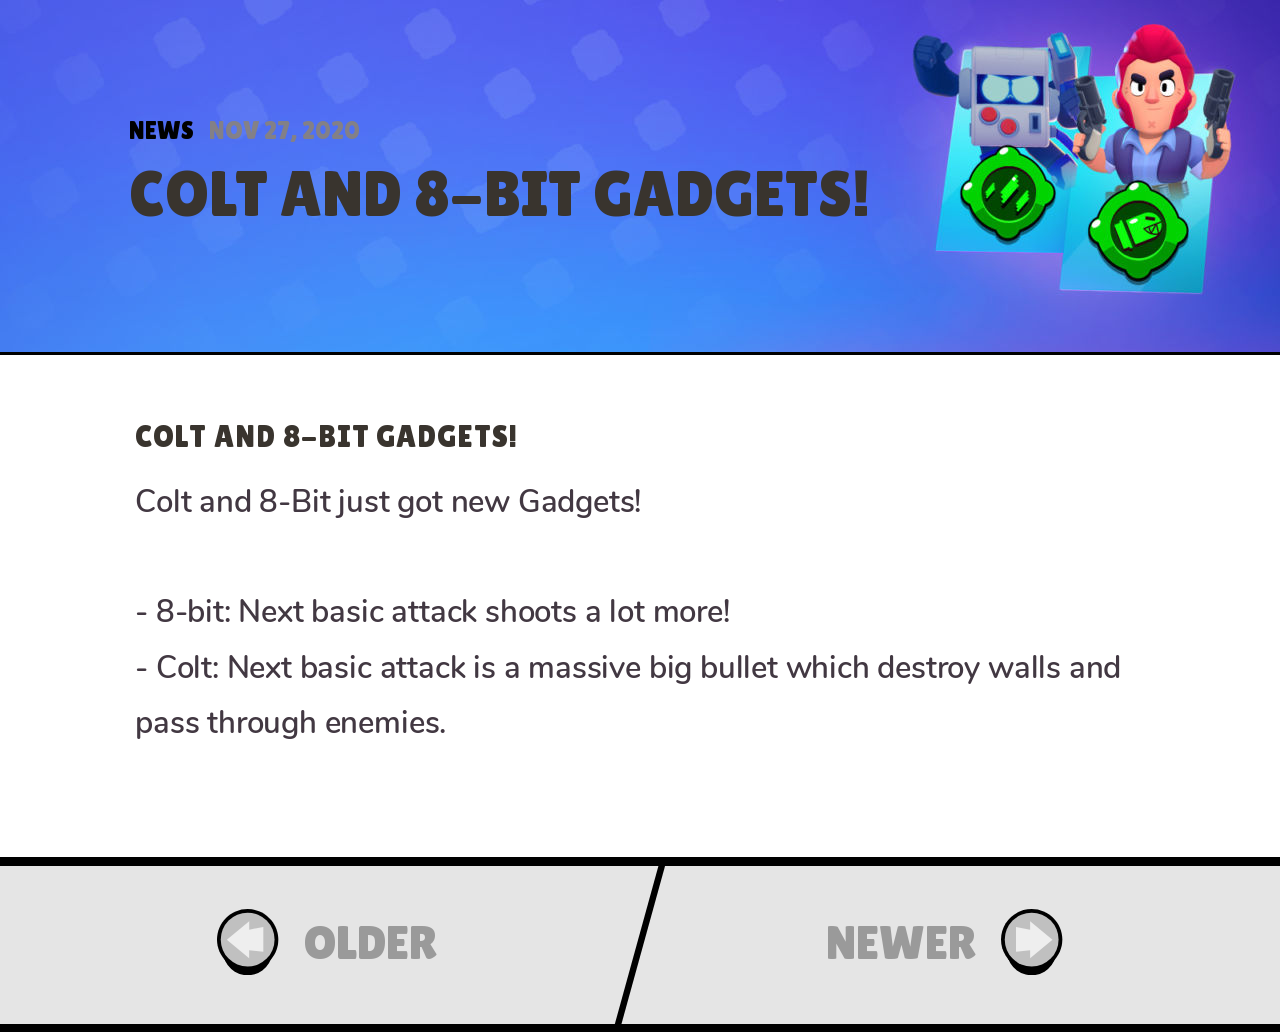
<file: news/colt-and-8-bit-gadgets.html>
<!DOCTYPE html>
<html lang="en" class="quality--hd news-article">

<head>
	<meta charset="UTF-8">
	<title>Brawl Stars</title>
	<meta http-equiv="X-UA-Compatible" content="IE=edge,chrome=1">
	<meta charset="utf-8">
	<meta name="viewport" content="initial-scale=1, maximum-scale=1, user-scalable=no">

	<script>
		var pingdomRumStatus = "DISABLED";

		if (pingdomRumStatus === "ENABLED" && parseInt(Math.random() * 1000, 10) === 7) {
			var _prum = [['id', ''],
			['mark', 'firstbyte', (new Date()).getTime()]];
			(function () {
				var s = document.getElementsByTagName('script')[0]
					, p = document.createElement('script');
				p.async = 'async';
				p.src = '//rum-static.pingdom.net/prum.min.js';
				s.parentNode.insertBefore(p, s);
			})();
		}
	</script>
	<script src="../assets/polyfills.js"></script>

	<link rel="stylesheet" type="text/css" href="../assets/styles.css">

	<!-- Google Tag Manager -->
	<script>
		dataLayer = [];
	</script>
	<script>(function (w, d, s, l, i) {
			w[l] = w[l] || []; w[l].push({
				'gtm.start':
					new Date().getTime(), event: 'gtm.js'
			}); var f = d.getElementsByTagName(s)[0],
				j = d.createElement(s), dl = l != 'dataLayer' ? '&l=' + l : ''; j.async = true; j.src =
					'https://www.googletagmanager.com/gtm.js?id=' + i + dl + '&gtm_auth=eNkLGKQBRtZZOECUKP2o_w&gtm_preview=env-5&gtm_cookies_win=x'; f.parentNode.insertBefore(j, f);
		})(window, document, 'script', 'dataLayer', 'GTM-P2WSS83');</script>
	<!-- End Google Tag Manager -->
</head>

<body>
	<!-- Google Tag Manager (noscript) -->
	<noscript><iframe
			src="https://www.googletagmanager.com/ns.html?id=GTM-P2WSS83&gtm_auth=eNkLGKQBRtZZOECUKP2o_w&gtm_preview=env-5&gtm_cookies_win=x"
			height="0" width="0" style="display:none;visibility:hidden"></iframe></noscript>
	<!-- End Google Tag Manager (noscript) -->
	<!-- yield start -->

	<header>
		<div class="hero-wrapper">
			<picture>
				<source
					data-srcset="../uploaded-images/_1280x354_crop_center-center_80/417886663_1606464429.jpg 1x, ../uploaded-images/_1600x443_crop_center-center_80/417886663_1606464429.jpg 2x"
					media="(min-width: 640px)">
				<source
					data-srcset="../uploaded-images/_640x177_crop_center-center_80/417886663_1606464429.jpg 1x, ../uploaded-images/_1280x354_crop_center-center_80/417886663_1606464429.jpg 2x"
					media="(min-width: 425px)">
				<source
					data-srcset="../uploaded-images/_425x118_crop_center-center_80/417886663_1606464429.jpg 1x, ../uploaded-images/_850x235_crop_center-center_80/417886663_1606464429.jpg 2x">
				<img src="../uploaded-images/_24x6_crop_center-center_60/417886663_1606464429.jpg" class="lazyload">
			</picture>

			<div class="hero-wrapper__content">
				<p class="article-ct-label ct-label-news" style="color:#000000">News<span class="article-date"
						data-iso="2020-11-27T08:09:41+0000">Nov 27, 2020</span></p>

				<h1>Colt and 8-Bit Gadgets!</h1>
			</div>
		</div>
	</header>
	<main class="js-entry-main" data-page="article-detail">
		<!-- main contains bg background and content margins !-->
		<article class="article-detail" data-post-id="25319" data-ga-id="25319" data-ga-label="Colt and 8-Bit Gadgets!"
			data-ga-category="News"
			data-ga-creative="../uploaded-images/1631420439_1606464156.jpg">

			<div class="like-button-wrapper">
				<div class="like-button" data-post-id="25319">
					<div class="like-count"></div>
					<span></span>
				</div>
			</div>

			<div class="text-module">
				<h5>Colt and 8-Bit Gadgets!</h5>

				<p>Colt and 8-Bit just got new Gadgets!<br><br>- 8-bit: Next basic attack shoots a lot more!<br>- Colt:
					Next basic attack is a massive big bullet which destroy walls and pass through enemies.</p>
			</div>
			<div class="article-pagination" data-round="height border">
				<span class="article-pagination__divider">
					<svg xmlns="http://www.w3.org/2000/svg" viewBox="0 0 26 83">
						<path fill="#fff" stroke="#000" stroke-width="3" stroke-miterlimit="10" d="M25-2.1l-24 87">
						</path>
					</svg>
				</span>




				<a href="javascript:void(0)" class="article-pagination__button-left--disabled" data-ga-category="News"
					data-ga-label="Older article">
					<svg xmlns="http://www.w3.org/2000/svg" viewBox="0 0 96 103">
						<ellipse transform="rotate(-13.808 47.362 64.04)" cx="47.4" cy="64" rx="38.4" ry="38.4">
						</ellipse>
						<path
							d="M47.4 0C21.2 0 0 21.2 0 47.3c0 26.1 21.2 47.3 47.4 47.3s47.4-21.2 47.4-47.3C94.7 21.2 73.5 0 47.4 0z">
						</path>
						<ellipse class="svg__background" cx="47.4" cy="47.3" rx="41.6" ry="41.6"></ellipse>
						<path class="svg__inner-arrow" }="" d="M15.2 47.6l34.5 28.5V63.8l21.9 2.4V27.7l-21.8 4.2v-13z">
						</path>
					</svg>
					<span>Older</span>
				</a>
				<a href="javascript:void(0)" class="article-pagination__button-right--disabled" data-ga-category="News"
					data-ga-label="Newer article">
					<span>Newer</span>
					<svg xmlns="http://www.w3.org/2000/svg" viewBox="0 0 96 103">
						<ellipse transform="rotate(-76.196 47.36 64.03)" cx="47.4" cy="64" rx="38.4" ry="38.4">
						</ellipse>
						<path
							d="M47.4 0c26.1 0 47.4 21.2 47.4 47.3 0 26.1-21.2 47.3-47.4 47.3S0 73.4 0 47.3C0 21.2 21.2 0 47.4 0z">
						</path>
						<ellipse class="svg__background" cx="47.4" cy="47.3" rx="41.6" ry="41.6"></ellipse>
						<path class="svg__inner-arrow" d="M79.6 47.6L45 76.1V63.8l-21.8 2.4V27.7L45 31.9v-13z"></path>
					</svg>
				</a>
			</div>
		</article>

		<!-- Here there be Barbarians !-->
	</main>
	<!-- yield end -->

	<script>
		var likingAudience = [{
			"arena": [],
			"clan": [],
			"country": [],
			"level": [],
			"platform": []
		}];

		var locale = {
			'code': 'en_us',
			'lang': {
				'by': 'By:',
				'dayAgo': '[X] day ago',
				'daysAgo': '[X] days ago',
				'hourAgo': '[x] hour ago',
				'hoursAgo': '[X] hours ago',
				'minuteAgo': '[X] minute ago',
				'minutesAgo': '[x] minutes ago',
				'forYou': 'For You',
				'share': 'Share',
				'dayShort': 'day',
				'daysShort': 'days',
				'hoursShort': 'h',
				'minutesShort': 'min',
				'jan': 'Jan',
				'feb': 'Feb',
				'mar': 'Mar',
				'apr': 'Apr',
				'may': 'May',
				'jun': 'Jun',
				'jul': 'Jul',
				'aug': 'Aug',
				'sep': 'Sep',
				'oct': 'Oct',
				'nov': 'Nov',
				'dec': 'Dec',
				'go': 'Go!',
				'watch': 'Watch!',
				'voteErrorMessage': "Try Again",
				'voteLoadingMessage': "Loading...",
				'votePromptMessage': "Cast your vote",
				'voteSuccessMessage': "You Voted",
				'langEndsIn': 'Ends in:',
				'new': 'New'
			}
		}
	</script>


	<script src="../assets/bundle.js"></script>


</body>

</html>
</file>
